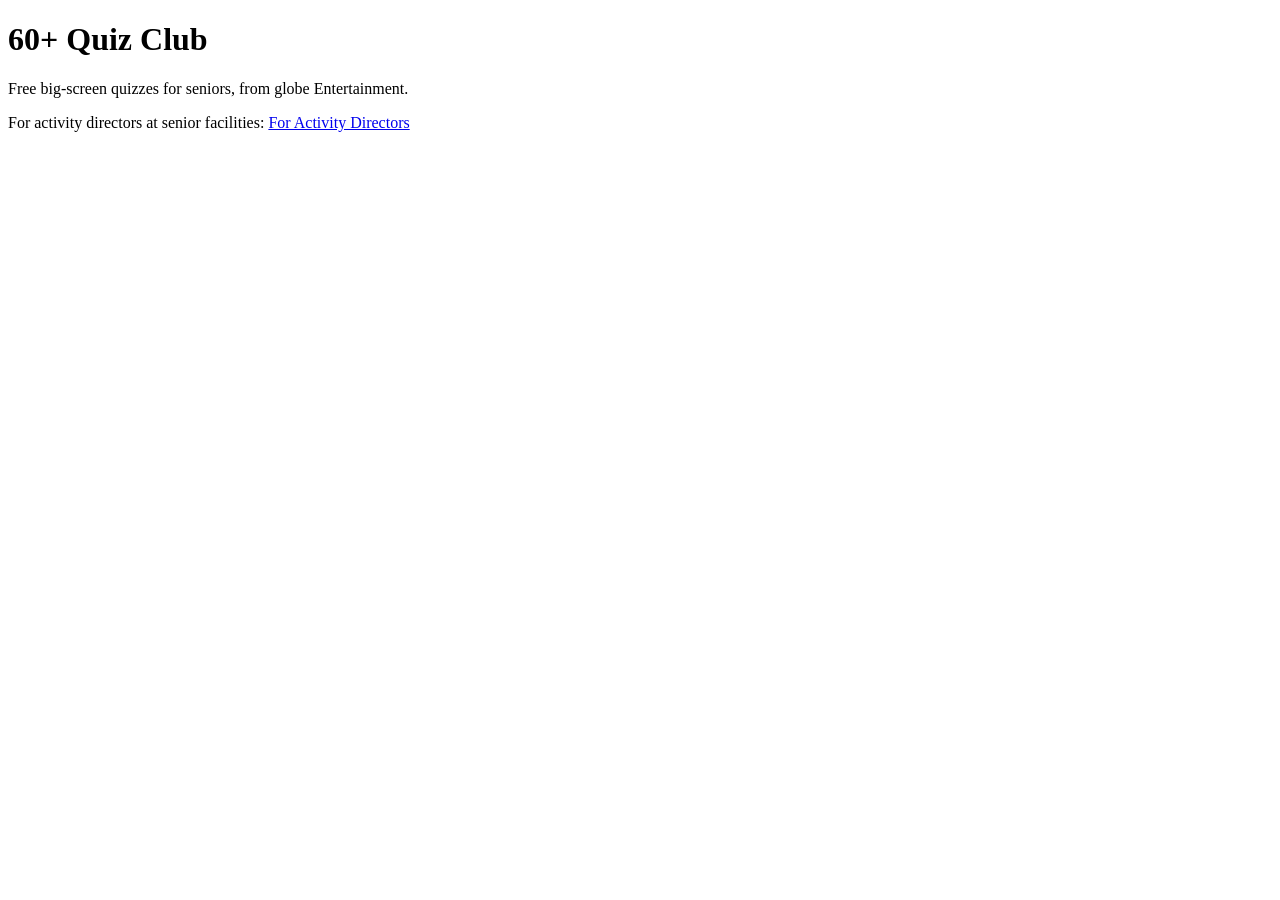
<file: index.html>
<!DOCTYPE html>
<html lang="en">
<head>
<meta charset="UTF-8">
<meta name="viewport" content="width=device-width, initial-scale=1.0">
<title>60+ Quiz Club | globe Entertainment</title>
<meta name="description" content="60+ Quiz Club — free big-screen quizzes for seniors. Information for activity directors at senior facilities.">
<link rel="icon" href="/favicon.ico" sizes="any">
<link rel="icon" type="image/png" href="/favicon-32.png">
<link rel="apple-touch-icon" href="/apple-touch-icon.png">
</head>
<body>
<h1>60+ Quiz Club</h1>
<p>Free big-screen quizzes for seniors, from globe Entertainment.</p>
<p>For activity directors at senior facilities: <a href="/activity-directors/">For Activity Directors</a></p>
</body>
</html>
</file>
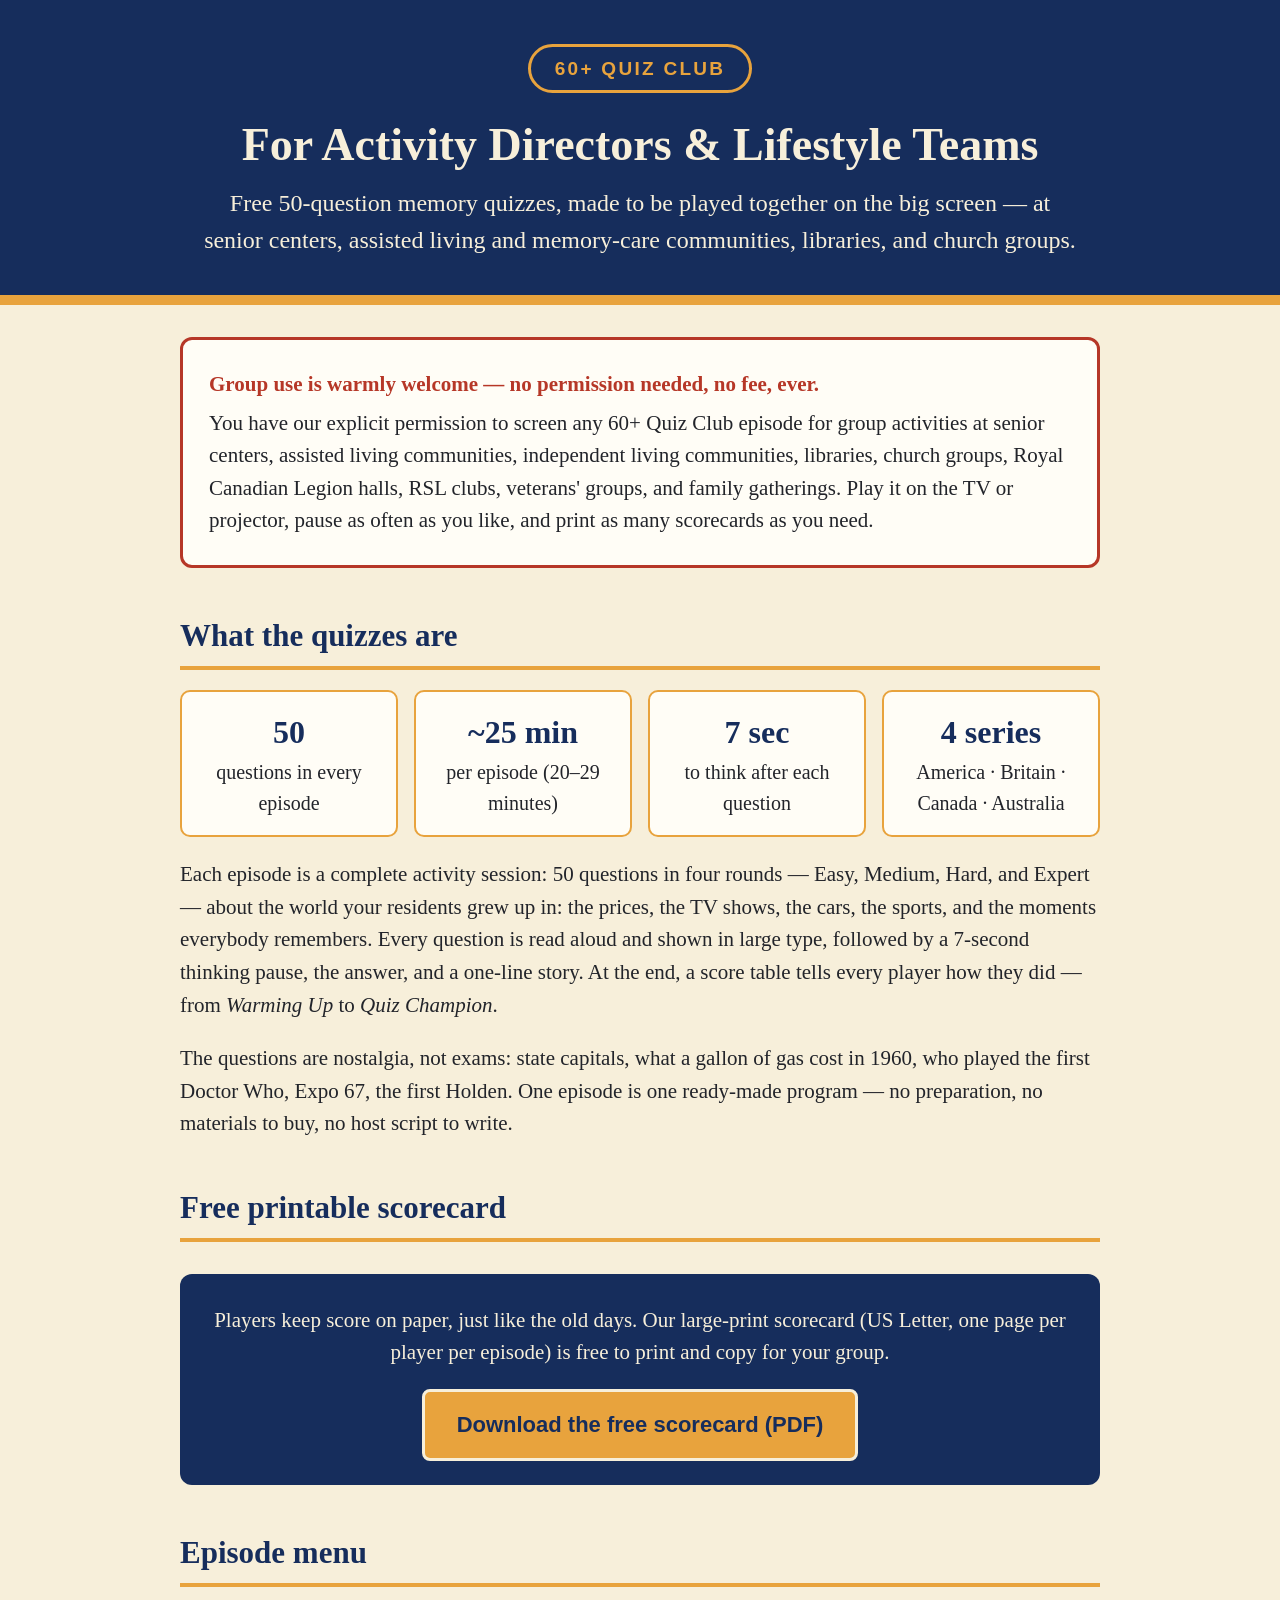
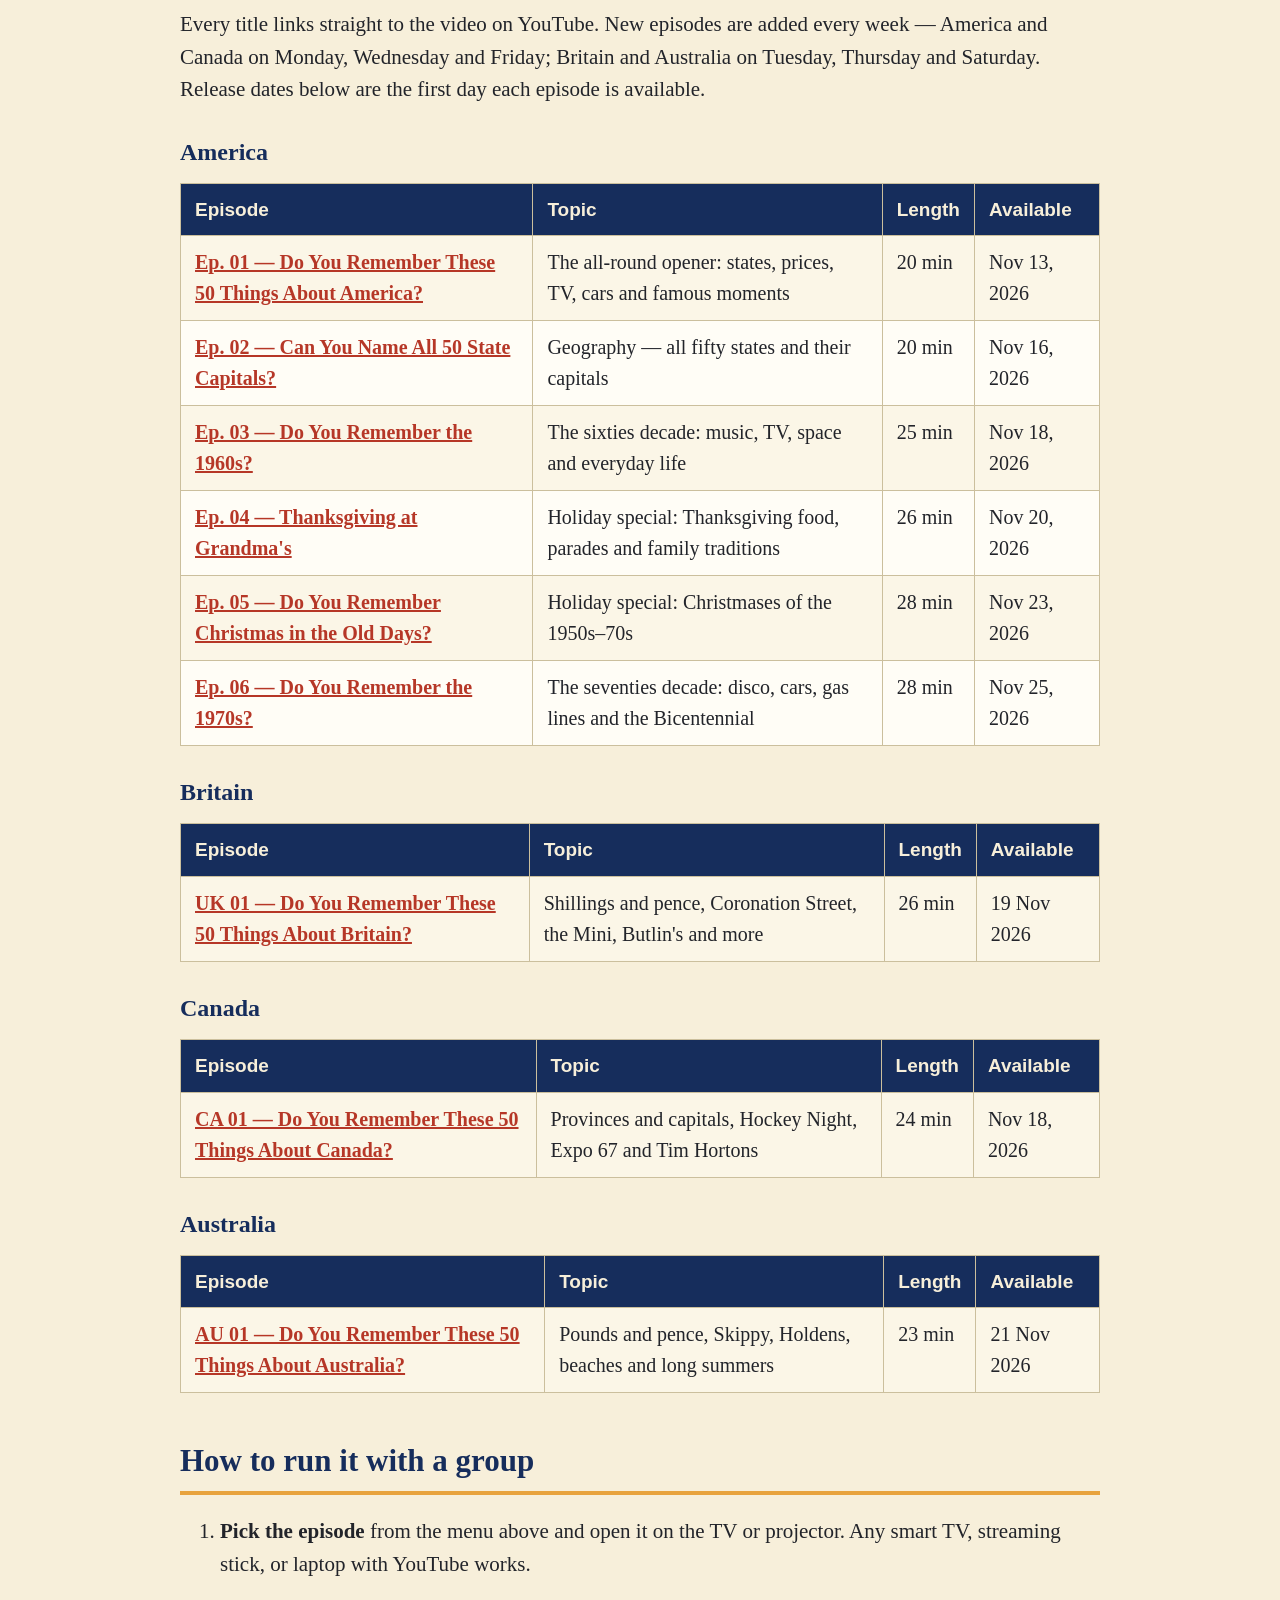
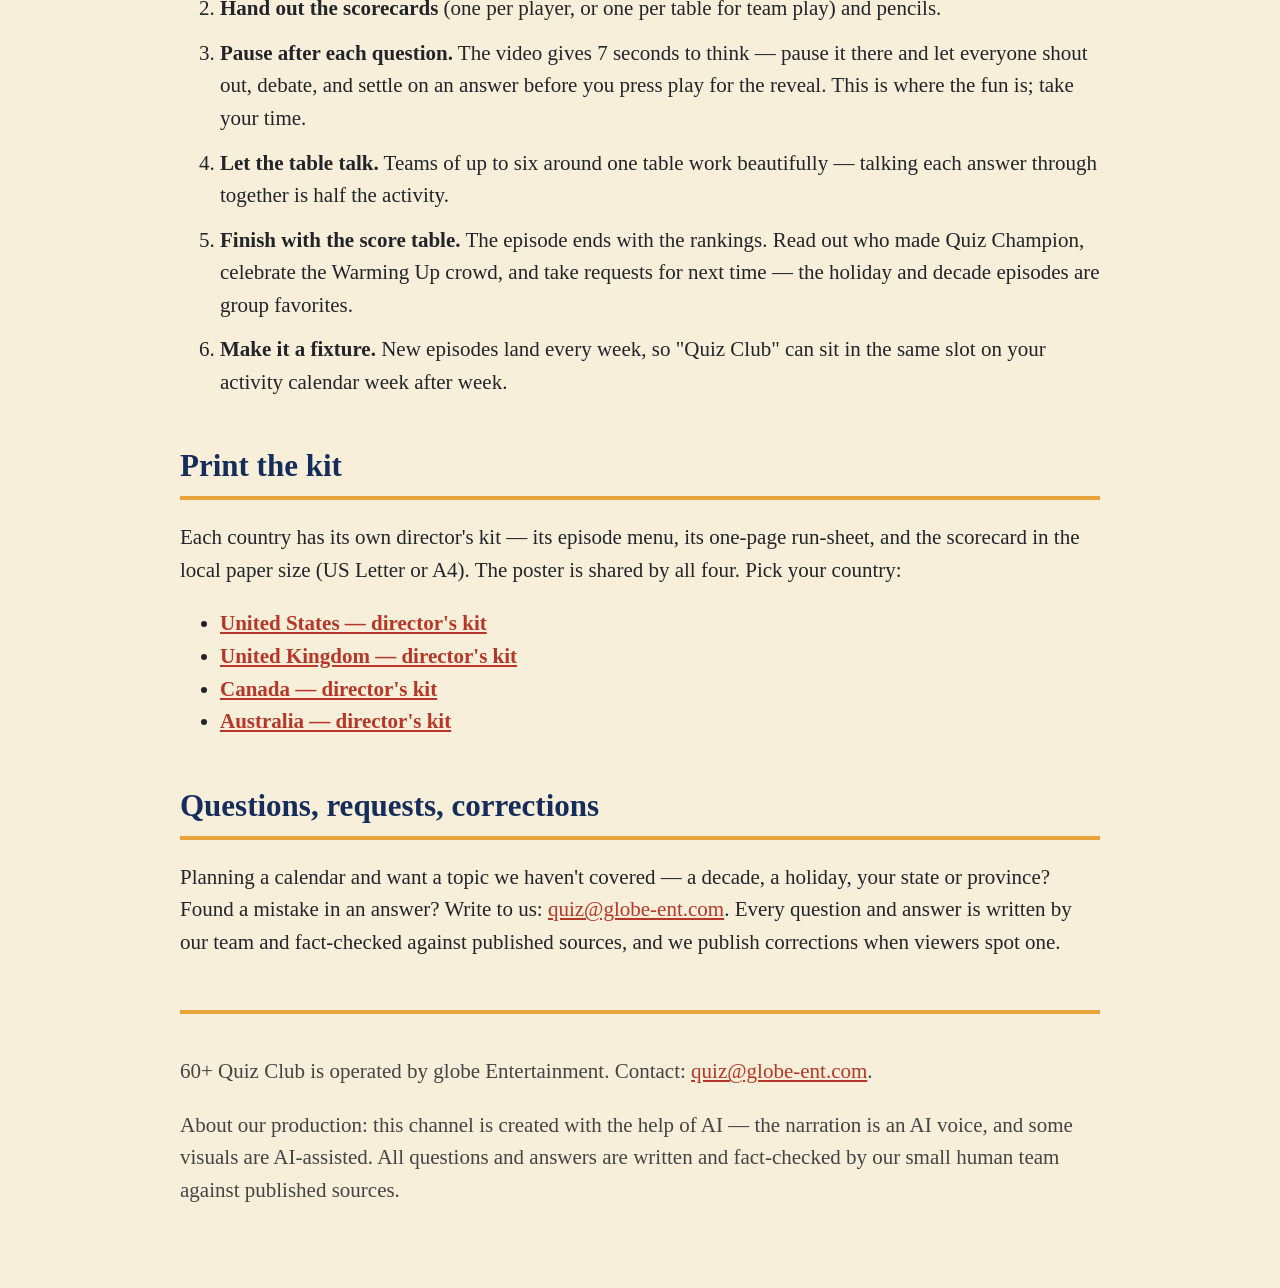
<file: activity-directors/index.html>
<!DOCTYPE html>
<html lang="en">
<head>
<meta charset="utf-8">
<meta name="viewport" content="width=device-width, initial-scale=1">
<title>For Activity Directors — 60+ Quiz Club | Free Group Quiz Videos for Senior Centers &amp; Assisted Living</title>
<meta name="description" content="Free 50-question trivia quizzes made for group play at senior centers, assisted living communities, libraries and church groups. Big-screen friendly, large print scorecard, group use warmly welcome — no permission needed.">
<style>
  :root{
    --navy:#162D5C; --cream:#F7EFDA; --red:#B63727; --gold:#E8A33D;
    --ink:#22242a; --paper:#FFFDF6;
  }
  *{box-sizing:border-box}
  html{font-size:20px}
  body{
    margin:0; background:var(--cream); color:var(--ink);
    font-family:Georgia,"Times New Roman",serif;
    line-height:1.55;
  }
  .wrap{max-width:960px; margin:0 auto; padding:0 1rem 3rem}
  header{
    background:var(--navy); color:var(--cream);
    padding:2.2rem 1rem 1.8rem; text-align:center;
    border-bottom:10px solid var(--gold);
  }
  header .brand{
    display:inline-block; border:3px solid var(--gold); border-radius:999px;
    padding:.35rem 1.2rem; font-weight:bold; letter-spacing:.12em;
    font-size:.95rem; color:var(--gold); margin-bottom:1rem;
    font-family:Verdana,Arial,sans-serif;
  }
  h1{font-size:2.3rem; margin:.2rem 0 .6rem; line-height:1.2}
  header p.lede{font-size:1.2rem; margin:0 auto; max-width:44rem}
  h2{
    color:var(--navy); font-size:1.55rem; margin:2.2rem 0 .7rem;
    border-bottom:4px solid var(--gold); padding-bottom:.3rem;
  }
  h3{color:var(--navy); font-size:1.2rem; margin:1.4rem 0 .4rem}
  p, li{font-size:1.05rem}
  .permission{
    background:var(--paper); border:3px solid var(--red); border-radius:12px;
    padding:1.1rem 1.3rem; margin:1.6rem 0;
  }
  .permission strong{color:var(--red)}
  .permission p{margin:.3rem 0}
  .scorecard{
    background:var(--navy); color:var(--cream); border-radius:12px;
    padding:1.2rem 1.4rem; margin:1.6rem 0; text-align:center;
  }
  .scorecard p{margin:.3rem 0 1rem}
  a.btn{
    display:inline-block; background:var(--gold); color:var(--navy);
    font-family:Verdana,Arial,sans-serif; font-weight:bold; text-decoration:none;
    padding:.8rem 1.6rem; border-radius:8px; font-size:1.1rem;
    border:3px solid var(--cream);
  }
  a.btn:hover, a.btn:focus{background:var(--cream)}
  table{width:100%; border-collapse:collapse; background:var(--paper); margin:.6rem 0 1.2rem}
  th, td{
    border:1px solid #cbbf9d; padding:.55rem .7rem; text-align:left;
    font-size:1rem; vertical-align:top;
  }
  th{background:var(--navy); color:var(--cream); font-family:Verdana,Arial,sans-serif; font-size:.95rem}
  tr:nth-child(even) td{background:#FBF6E7}
  td a{color:var(--red); font-weight:bold}
  .facts{display:flex; flex-wrap:wrap; gap:.8rem; margin:1rem 0}
  .fact{
    flex:1 1 200px; background:var(--paper); border:2px solid var(--gold);
    border-radius:10px; padding:.8rem 1rem; text-align:center;
  }
  .fact .big{display:block; font-size:1.6rem; font-weight:bold; color:var(--navy)}
  ol.steps li{margin-bottom:.6rem}
  footer{
    margin-top:2.6rem; border-top:4px solid var(--gold); padding-top:1rem;
    font-size:.95rem; color:#444;
  }
  a{color:var(--red)}
  @media (max-width:640px){
    html{font-size:19px}
    h1{font-size:1.8rem}
    th, td{font-size:.92rem; padding:.45rem .5rem}
  }
</style>
  <link rel="stylesheet" href="print-block.css">
</head>
<body>

<header>
  <div class="brand">60+ QUIZ CLUB</div>
  <h1>For Activity Directors &amp; Lifestyle Teams</h1>
  <p class="lede">Free 50-question memory quizzes, made to be played together on the big screen — at senior centers, assisted living and memory-care communities, libraries, and church groups.</p>
</header>

<div class="wrap">

  <div class="permission">
    <p><strong>Group use is warmly welcome — no permission needed, no fee, ever.</strong></p>
    <p>You have our explicit permission to screen any 60+ Quiz Club episode for group activities at senior centers, assisted living communities, independent living communities, libraries, church groups, Royal Canadian Legion halls, RSL clubs, veterans' groups, and family gatherings. Play it on the TV or projector, pause as often as you like, and print as many scorecards as you need.</p>
  </div>

  <h2>What the quizzes are</h2>
  <div class="facts">
    <div class="fact"><span class="big">50</span>questions in every episode</div>
    <div class="fact"><span class="big">~25 min</span>per episode (20–29 minutes)</div>
    <div class="fact"><span class="big">7 sec</span>to think after each question</div>
    <div class="fact"><span class="big">4 series</span>America · Britain · Canada · Australia</div>
  </div>
  <p>Each episode is a complete activity session: 50 questions in four rounds — Easy, Medium, Hard, and Expert — about the world your residents grew up in: the prices, the TV shows, the cars, the sports, and the moments everybody remembers. Every question is read aloud and shown in large type, followed by a 7-second thinking pause, the answer, and a one-line story. At the end, a score table tells every player how they did — from <em>Warming Up</em> to <em>Quiz Champion</em>.</p>
  <p>The questions are nostalgia, not exams: state capitals, what a gallon of gas cost in 1960, who played the first Doctor Who, Expo 67, the first Holden. One episode is one ready-made program — no preparation, no materials to buy, no host script to write.</p>

  <h2>Free printable scorecard</h2>
  <div class="scorecard">
    <p>Players keep score on paper, just like the old days. Our large-print scorecard (US Letter, one page per player per episode) is free to print and copy for your group.</p>
    <a class="btn" href="scorecard-letter.pdf">Download the free scorecard (PDF)</a>
  </div>

  <h2>Episode menu</h2>
  <p>Every title links straight to the video on YouTube. New episodes are added every week — America and Canada on Monday, Wednesday and Friday; Britain and Australia on Tuesday, Thursday and Saturday. Release dates below are the first day each episode is available.</p>

  <h3>America</h3>
  <table>
    <tr><th>Episode</th><th>Topic</th><th>Length</th><th>Available</th></tr>
    <tr><td><a href="https://youtu.be/NcenGx-spb0">Ep. 01 — Do You Remember These 50 Things About America?</a></td><td>The all-round opener: states, prices, TV, cars and famous moments</td><td>20 min</td><td>Nov 13, 2026</td></tr>
    <tr><td><a href="https://youtu.be/RML8Xtlcmsw">Ep. 02 — Can You Name All 50 State Capitals?</a></td><td>Geography — all fifty states and their capitals</td><td>20 min</td><td>Nov 16, 2026</td></tr>
    <tr><td><a href="https://youtu.be/uABX2vVJ5Gw">Ep. 03 — Do You Remember the 1960s?</a></td><td>The sixties decade: music, TV, space and everyday life</td><td>25 min</td><td>Nov 18, 2026</td></tr>
    <tr><td><a href="https://youtu.be/Kpok-jnuPP8">Ep. 04 — Thanksgiving at Grandma's</a></td><td>Holiday special: Thanksgiving food, parades and family traditions</td><td>26 min</td><td>Nov 20, 2026</td></tr>
    <tr><td><a href="https://youtu.be/DwJFpJArVhA">Ep. 05 — Do You Remember Christmas in the Old Days?</a></td><td>Holiday special: Christmases of the 1950s–70s</td><td>28 min</td><td>Nov 23, 2026</td></tr>
    <tr><td><a href="https://youtu.be/N05q6tEVUnE">Ep. 06 — Do You Remember the 1970s?</a></td><td>The seventies decade: disco, cars, gas lines and the Bicentennial</td><td>28 min</td><td>Nov 25, 2026</td></tr>
  </table>

  <h3>Britain</h3>
  <table>
    <tr><th>Episode</th><th>Topic</th><th>Length</th><th>Available</th></tr>
    <tr><td><a href="https://youtu.be/gGpR4SRUEOg">UK 01 — Do You Remember These 50 Things About Britain?</a></td><td>Shillings and pence, Coronation Street, the Mini, Butlin's and more</td><td>26 min</td><td>19 Nov 2026</td></tr>
  </table>

  <h3>Canada</h3>
  <table>
    <tr><th>Episode</th><th>Topic</th><th>Length</th><th>Available</th></tr>
    <tr><td><a href="https://youtu.be/D2XaBJpOnUE">CA 01 — Do You Remember These 50 Things About Canada?</a></td><td>Provinces and capitals, Hockey Night, Expo 67 and Tim Hortons</td><td>24 min</td><td>Nov 18, 2026</td></tr>
  </table>

  <h3>Australia</h3>
  <table>
    <tr><th>Episode</th><th>Topic</th><th>Length</th><th>Available</th></tr>
    <tr><td><a href="https://youtu.be/j8BONUCJf_M">AU 01 — Do You Remember These 50 Things About Australia?</a></td><td>Pounds and pence, Skippy, Holdens, beaches and long summers</td><td>23 min</td><td>21 Nov 2026</td></tr>
  </table>

  <h2>How to run it with a group</h2>
  <ol class="steps">
    <li><strong>Pick the episode</strong> from the menu above and open it on the TV or projector. Any smart TV, streaming stick, or laptop with YouTube works.</li>
    <li><strong>Hand out the scorecards</strong> (one per player, or one per table for team play) and pencils.</li>
    <li><strong>Pause after each question.</strong> The video gives 7 seconds to think — pause it there and let everyone shout out, debate, and settle on an answer before you press play for the reveal. This is where the fun is; take your time.</li>
    <li><strong>Let the table talk.</strong> Teams of up to six around one table work beautifully — talking each answer through together is half the activity.</li>
    <li><strong>Finish with the score table.</strong> The episode ends with the rankings. Read out who made Quiz Champion, celebrate the Warming Up crowd, and take requests for next time — the holiday and decade episodes are group favorites.</li>
    <li><strong>Make it a fixture.</strong> New episodes land every week, so "Quiz Club" can sit in the same slot on your activity calendar week after week.</li>
  </ol>

  <h2>Print the kit</h2>
  <p>Each country has its own director's kit — its episode menu, its one-page run-sheet, and the scorecard in the local paper size (US Letter or A4). The poster is shared by all four. Pick your country:</p>
  <ul>
    <li><strong><a href="us/">United States — director's kit</a></strong></li>
    <li><strong><a href="uk/">United Kingdom — director's kit</a></strong></li>
    <li><strong><a href="ca/">Canada — director's kit</a></strong></li>
    <li><strong><a href="au/">Australia — director's kit</a></strong></li>
  </ul>

  <h2>Questions, requests, corrections</h2>
  <p>Planning a calendar and want a topic we haven't covered — a decade, a holiday, your state or province? Found a mistake in an answer? Write to us: <a href="mailto:quiz@globe-ent.com">quiz@globe-ent.com</a>. Every question and answer is written by our team and fact-checked against published sources, and we publish corrections when viewers spot one.</p>

  <footer>
    <p>60+ Quiz Club is operated by globe Entertainment. Contact: <a href="mailto:quiz@globe-ent.com">quiz@globe-ent.com</a>.</p>
    <p>About our production: this channel is created with the help of AI — the narration is an AI voice, and some visuals are AI-assisted. All questions and answers are written and fact-checked by our small human team against published sources.</p>
  </footer>

</div>
</body>
</html>
</file>
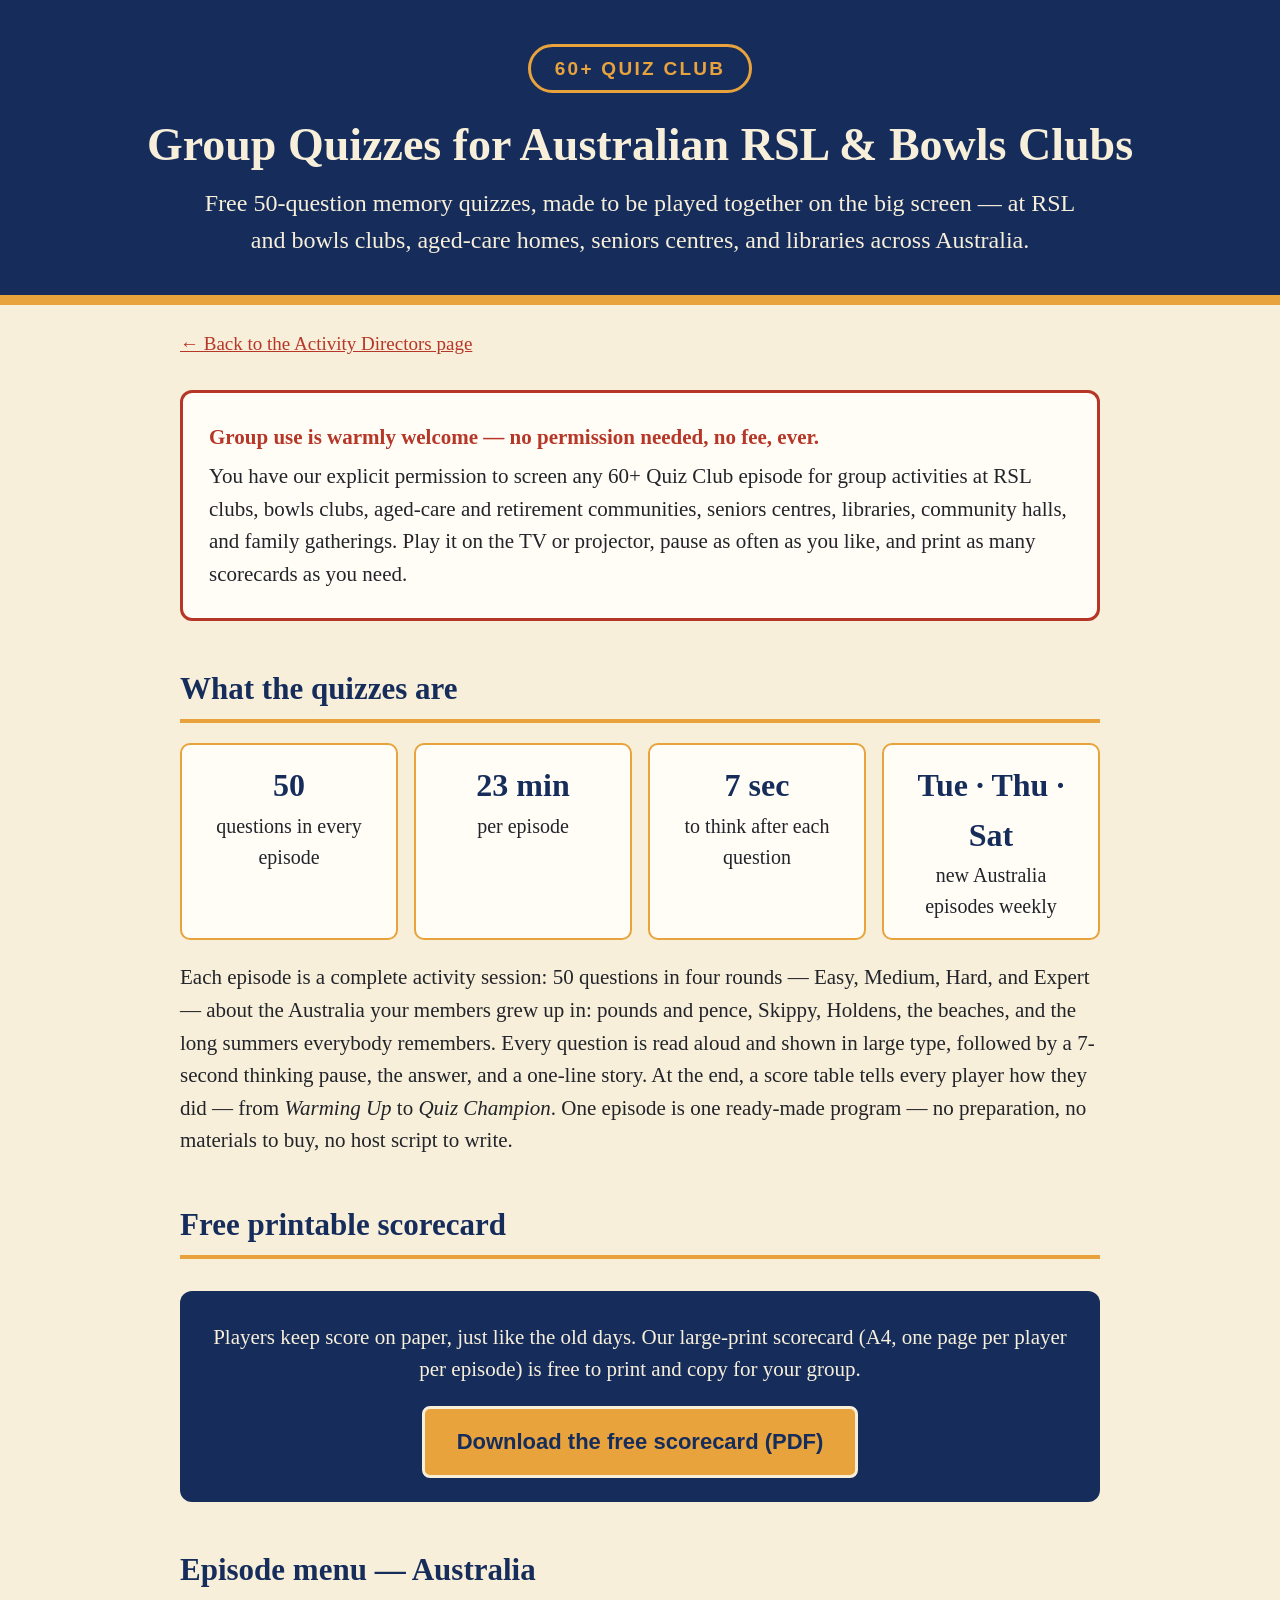
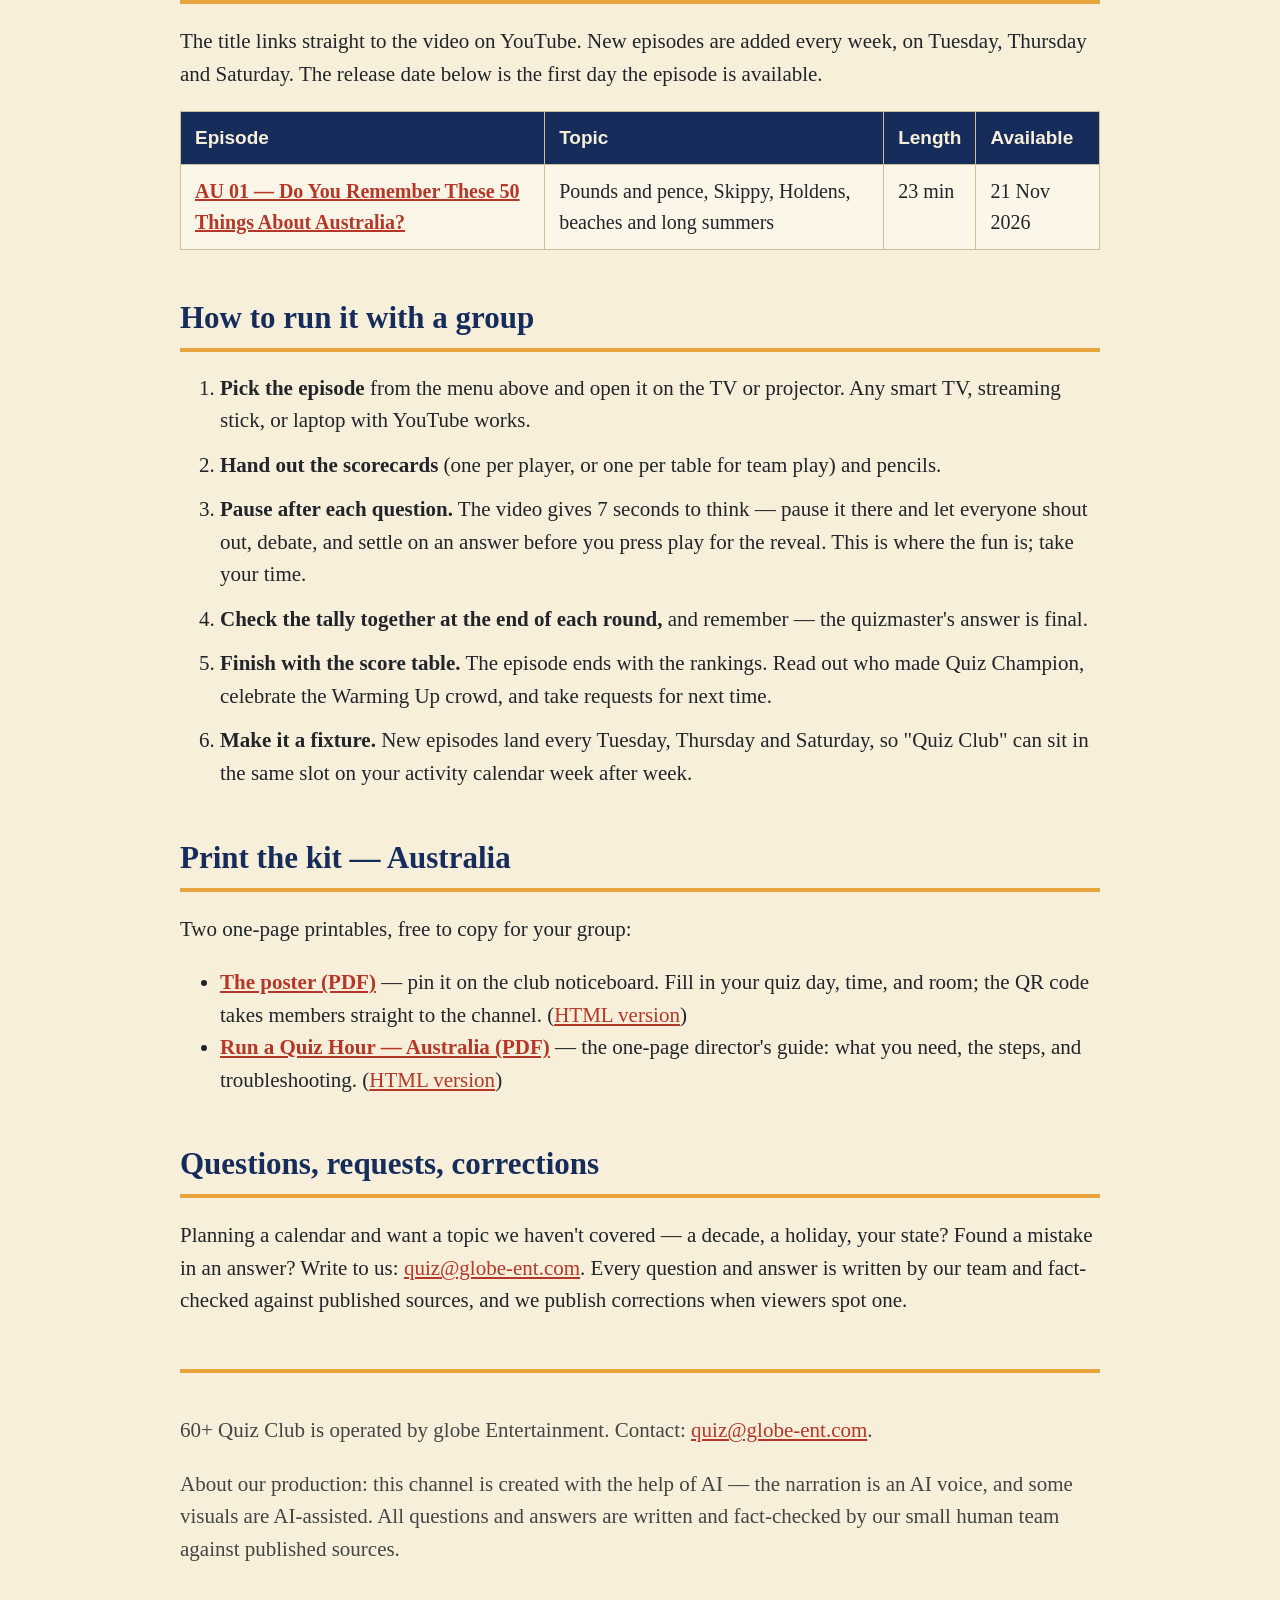
<file: activity-directors/au/index.html>
<!DOCTYPE html>
<html lang="en-AU">
<head>
<meta charset="utf-8">
<meta name="viewport" content="width=device-width, initial-scale=1">
<title>For Activity Directors — Australia | 60+ Quiz Club</title>
<meta name="description" content="Free 50-question trivia quizzes made for group play at Australian RSL and bowls clubs, aged-care homes, seniors centres and libraries. Big-screen friendly, large-print A4 scorecard, group use warmly welcome — no permission needed.">
<style>
  :root{
    --navy:#162D5C; --cream:#F7EFDA; --red:#B63727; --gold:#E8A33D;
    --ink:#22242a; --paper:#FFFDF6;
  }
  *{box-sizing:border-box}
  html{font-size:20px}
  body{
    margin:0; background:var(--cream); color:var(--ink);
    font-family:Georgia,"Times New Roman",serif;
    line-height:1.55;
  }
  .wrap{max-width:960px; margin:0 auto; padding:0 1rem 3rem}
  header{
    background:var(--navy); color:var(--cream);
    padding:2.2rem 1rem 1.8rem; text-align:center;
    border-bottom:10px solid var(--gold);
  }
  header .brand{
    display:inline-block; border:3px solid var(--gold); border-radius:999px;
    padding:.35rem 1.2rem; font-weight:bold; letter-spacing:.12em;
    font-size:.95rem; color:var(--gold); margin-bottom:1rem;
    font-family:Verdana,Arial,sans-serif;
  }
  h1{font-size:2.3rem; margin:.2rem 0 .6rem; line-height:1.2}
  header p.lede{font-size:1.2rem; margin:0 auto; max-width:44rem}
  h2{
    color:var(--navy); font-size:1.55rem; margin:2.2rem 0 .7rem;
    border-bottom:4px solid var(--gold); padding-bottom:.3rem;
  }
  p, li{font-size:1.05rem}
  .permission{
    background:var(--paper); border:3px solid var(--red); border-radius:12px;
    padding:1.1rem 1.3rem; margin:1.6rem 0;
  }
  .permission strong{color:var(--red)}
  .permission p{margin:.3rem 0}
  .scorecard{
    background:var(--navy); color:var(--cream); border-radius:12px;
    padding:1.2rem 1.4rem; margin:1.6rem 0; text-align:center;
  }
  .scorecard p{margin:.3rem 0 1rem}
  a.btn{
    display:inline-block; background:var(--gold); color:var(--navy);
    font-family:Verdana,Arial,sans-serif; font-weight:bold; text-decoration:none;
    padding:.8rem 1.6rem; border-radius:8px; font-size:1.1rem;
    border:3px solid var(--cream);
  }
  a.btn:hover, a.btn:focus{background:var(--cream)}
  table{width:100%; border-collapse:collapse; background:var(--paper); margin:.6rem 0 1.2rem}
  th, td{
    border:1px solid #cbbf9d; padding:.55rem .7rem; text-align:left;
    font-size:1rem; vertical-align:top;
  }
  th{background:var(--navy); color:var(--cream); font-family:Verdana,Arial,sans-serif; font-size:.95rem}
  tr:nth-child(even) td{background:#FBF6E7}
  td a{color:var(--red); font-weight:bold}
  .facts{display:flex; flex-wrap:wrap; gap:.8rem; margin:1rem 0}
  .fact{
    flex:1 1 200px; background:var(--paper); border:2px solid var(--gold);
    border-radius:10px; padding:.8rem 1rem; text-align:center;
  }
  .fact .big{display:block; font-size:1.6rem; font-weight:bold; color:var(--navy)}
  ol.steps li{margin-bottom:.6rem}
  footer{
    margin-top:2.6rem; border-top:4px solid var(--gold); padding-top:1rem;
    font-size:.95rem; color:#444;
  }
  a{color:var(--red)}
  .backlink{margin:1.2rem 0 0; font-size:.95rem}
  @media (max-width:640px){
    html{font-size:19px}
    h1{font-size:1.8rem}
    th, td{font-size:.92rem; padding:.45rem .5rem}
  }
</style>
  <link rel="stylesheet" href="../print-block.css">
</head>
<body>

<header>
  <div class="brand">60+ QUIZ CLUB</div>
  <h1>Group Quizzes for Australian RSL &amp; Bowls Clubs</h1>
  <p class="lede">Free 50-question memory quizzes, made to be played together on the big screen — at RSL and bowls clubs, aged-care homes, seniors centres, and libraries across Australia.</p>
</header>

<div class="wrap">

  <p class="backlink"><a href="../">&larr; Back to the Activity Directors page</a></p>

  <div class="permission">
    <p><strong>Group use is warmly welcome — no permission needed, no fee, ever.</strong></p>
    <p>You have our explicit permission to screen any 60+ Quiz Club episode for group activities at RSL clubs, bowls clubs, aged-care and retirement communities, seniors centres, libraries, community halls, and family gatherings. Play it on the TV or projector, pause as often as you like, and print as many scorecards as you need.</p>
  </div>

  <h2>What the quizzes are</h2>
  <div class="facts">
    <div class="fact"><span class="big">50</span>questions in every episode</div>
    <div class="fact"><span class="big">23 min</span>per episode</div>
    <div class="fact"><span class="big">7 sec</span>to think after each question</div>
    <div class="fact"><span class="big">Tue · Thu · Sat</span>new Australia episodes weekly</div>
  </div>
  <p>Each episode is a complete activity session: 50 questions in four rounds — Easy, Medium, Hard, and Expert — about the Australia your members grew up in: pounds and pence, Skippy, Holdens, the beaches, and the long summers everybody remembers. Every question is read aloud and shown in large type, followed by a 7-second thinking pause, the answer, and a one-line story. At the end, a score table tells every player how they did — from <em>Warming Up</em> to <em>Quiz Champion</em>. One episode is one ready-made program — no preparation, no materials to buy, no host script to write.</p>

  <h2>Free printable scorecard</h2>
  <div class="scorecard">
    <p>Players keep score on paper, just like the old days. Our large-print scorecard (A4, one page per player per episode) is free to print and copy for your group.</p>
    <a class="btn" href="../scorecard-a4.pdf">Download the free scorecard (PDF)</a>
  </div>

  <h2>Episode menu — Australia</h2>
  <p>The title links straight to the video on YouTube. New episodes are added every week, on Tuesday, Thursday and Saturday. The release date below is the first day the episode is available.</p>
  <table>
    <tr><th>Episode</th><th>Topic</th><th>Length</th><th>Available</th></tr>
    <tr><td><a href="https://youtu.be/j8BONUCJf_M">AU 01 — Do You Remember These 50 Things About Australia?</a></td><td>Pounds and pence, Skippy, Holdens, beaches and long summers</td><td>23 min</td><td>21 Nov 2026</td></tr>
  </table>

  <h2>How to run it with a group</h2>
  <ol class="steps">
    <li><strong>Pick the episode</strong> from the menu above and open it on the TV or projector. Any smart TV, streaming stick, or laptop with YouTube works.</li>
    <li><strong>Hand out the scorecards</strong> (one per player, or one per table for team play) and pencils.</li>
    <li><strong>Pause after each question.</strong> The video gives 7 seconds to think — pause it there and let everyone shout out, debate, and settle on an answer before you press play for the reveal. This is where the fun is; take your time.</li>
    <li><strong>Check the tally together at the end of each round,</strong> and remember — the quizmaster's answer is final.</li>
    <li><strong>Finish with the score table.</strong> The episode ends with the rankings. Read out who made Quiz Champion, celebrate the Warming Up crowd, and take requests for next time.</li>
    <li><strong>Make it a fixture.</strong> New episodes land every Tuesday, Thursday and Saturday, so "Quiz Club" can sit in the same slot on your activity calendar week after week.</li>
  </ol>

  <h2>Print the kit — Australia</h2>
  <p>Two one-page printables, free to copy for your group:</p>
  <ul>
    <li><strong><a href="../print/poster.pdf">The poster (PDF)</a></strong> — pin it on the
    club noticeboard. Fill in your quiz day, time, and room; the QR code takes
    members straight to the channel. (<a href="../print/poster.html">HTML version</a>)</li>
    <li><strong><a href="../print/run-sheet-au.pdf">Run a Quiz Hour — Australia (PDF)</a></strong> — the
    one-page director's guide: what you need, the steps, and troubleshooting.
    (<a href="../print/run-sheet-au.html">HTML version</a>)</li>
  </ul>

  <h2>Questions, requests, corrections</h2>
  <p>Planning a calendar and want a topic we haven't covered — a decade, a holiday, your state? Found a mistake in an answer? Write to us: <a href="mailto:quiz@globe-ent.com">quiz@globe-ent.com</a>. Every question and answer is written by our team and fact-checked against published sources, and we publish corrections when viewers spot one.</p>

  <footer>
    <p>60+ Quiz Club is operated by globe Entertainment. Contact: <a href="mailto:quiz@globe-ent.com">quiz@globe-ent.com</a>.</p>
    <p>About our production: this channel is created with the help of AI — the narration is an AI voice, and some visuals are AI-assisted. All questions and answers are written and fact-checked by our small human team against published sources.</p>
  </footer>

</div>
</body>
</html>
</file>
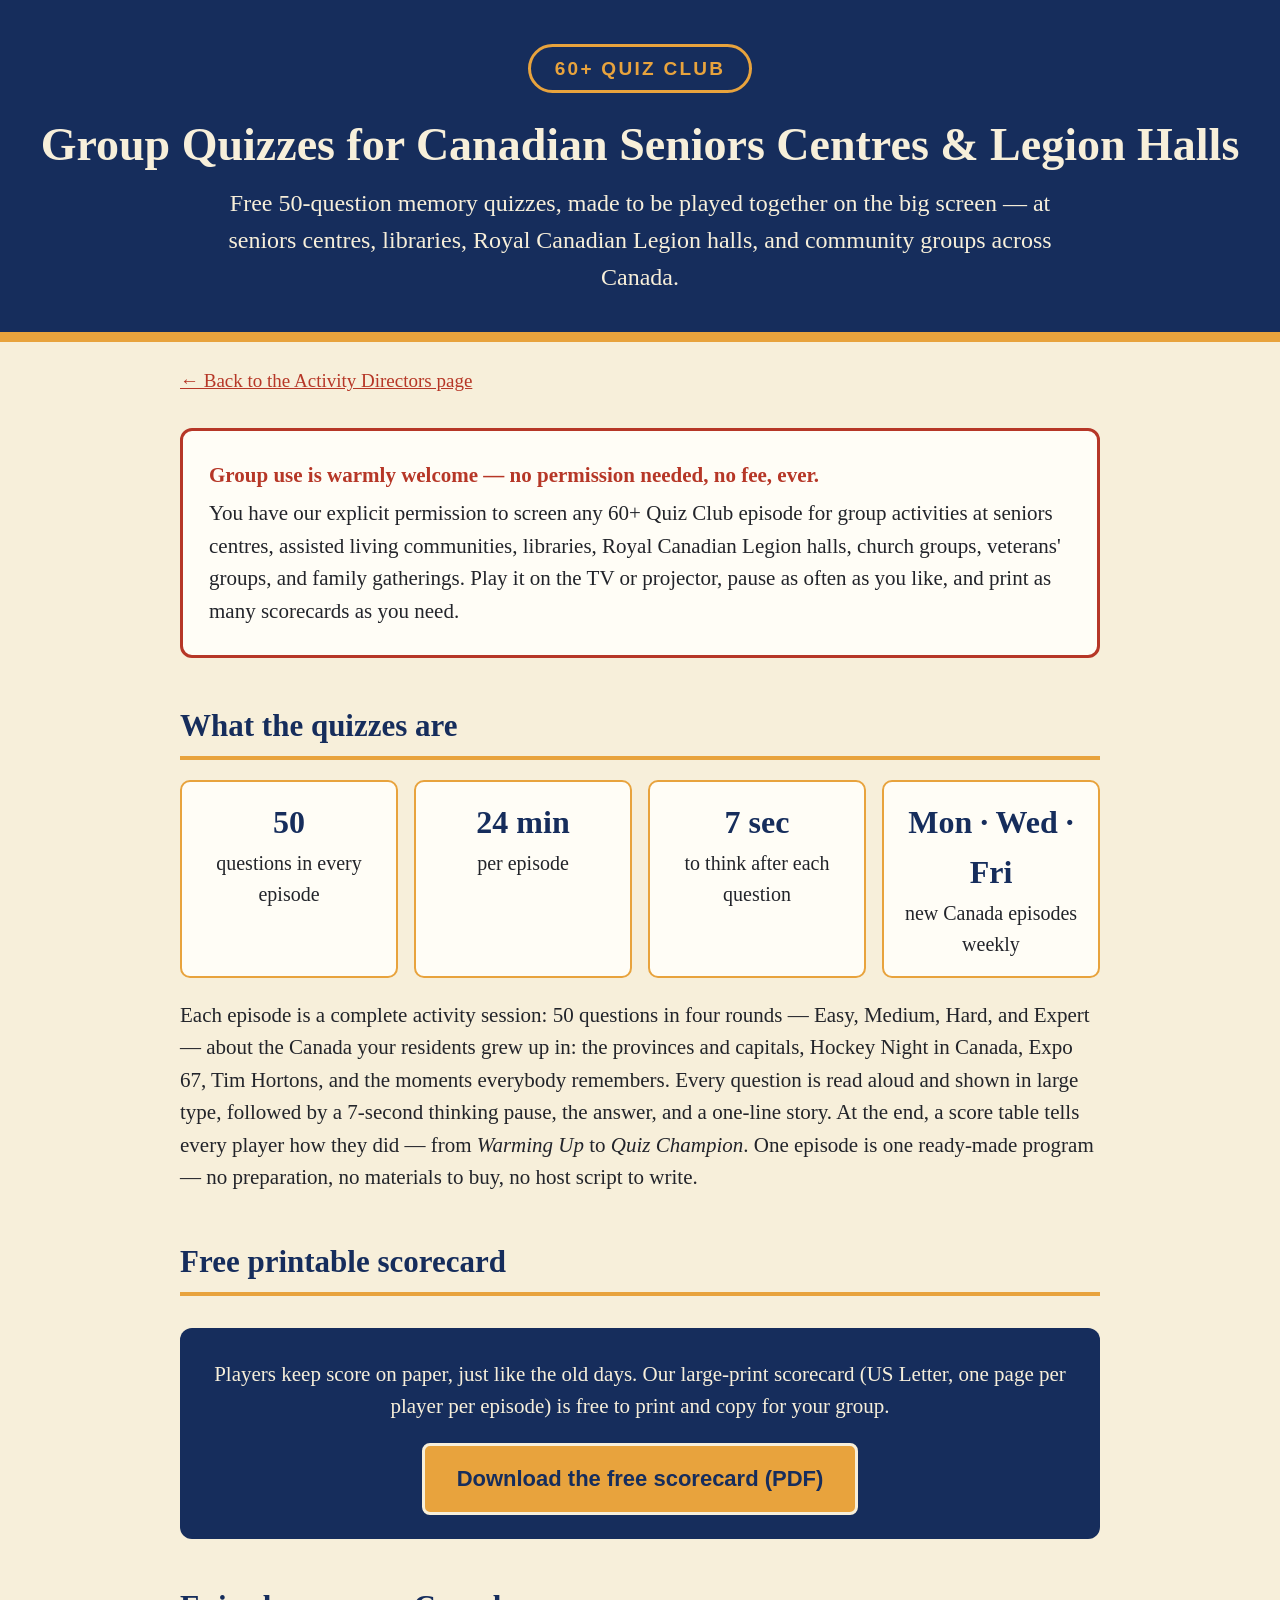
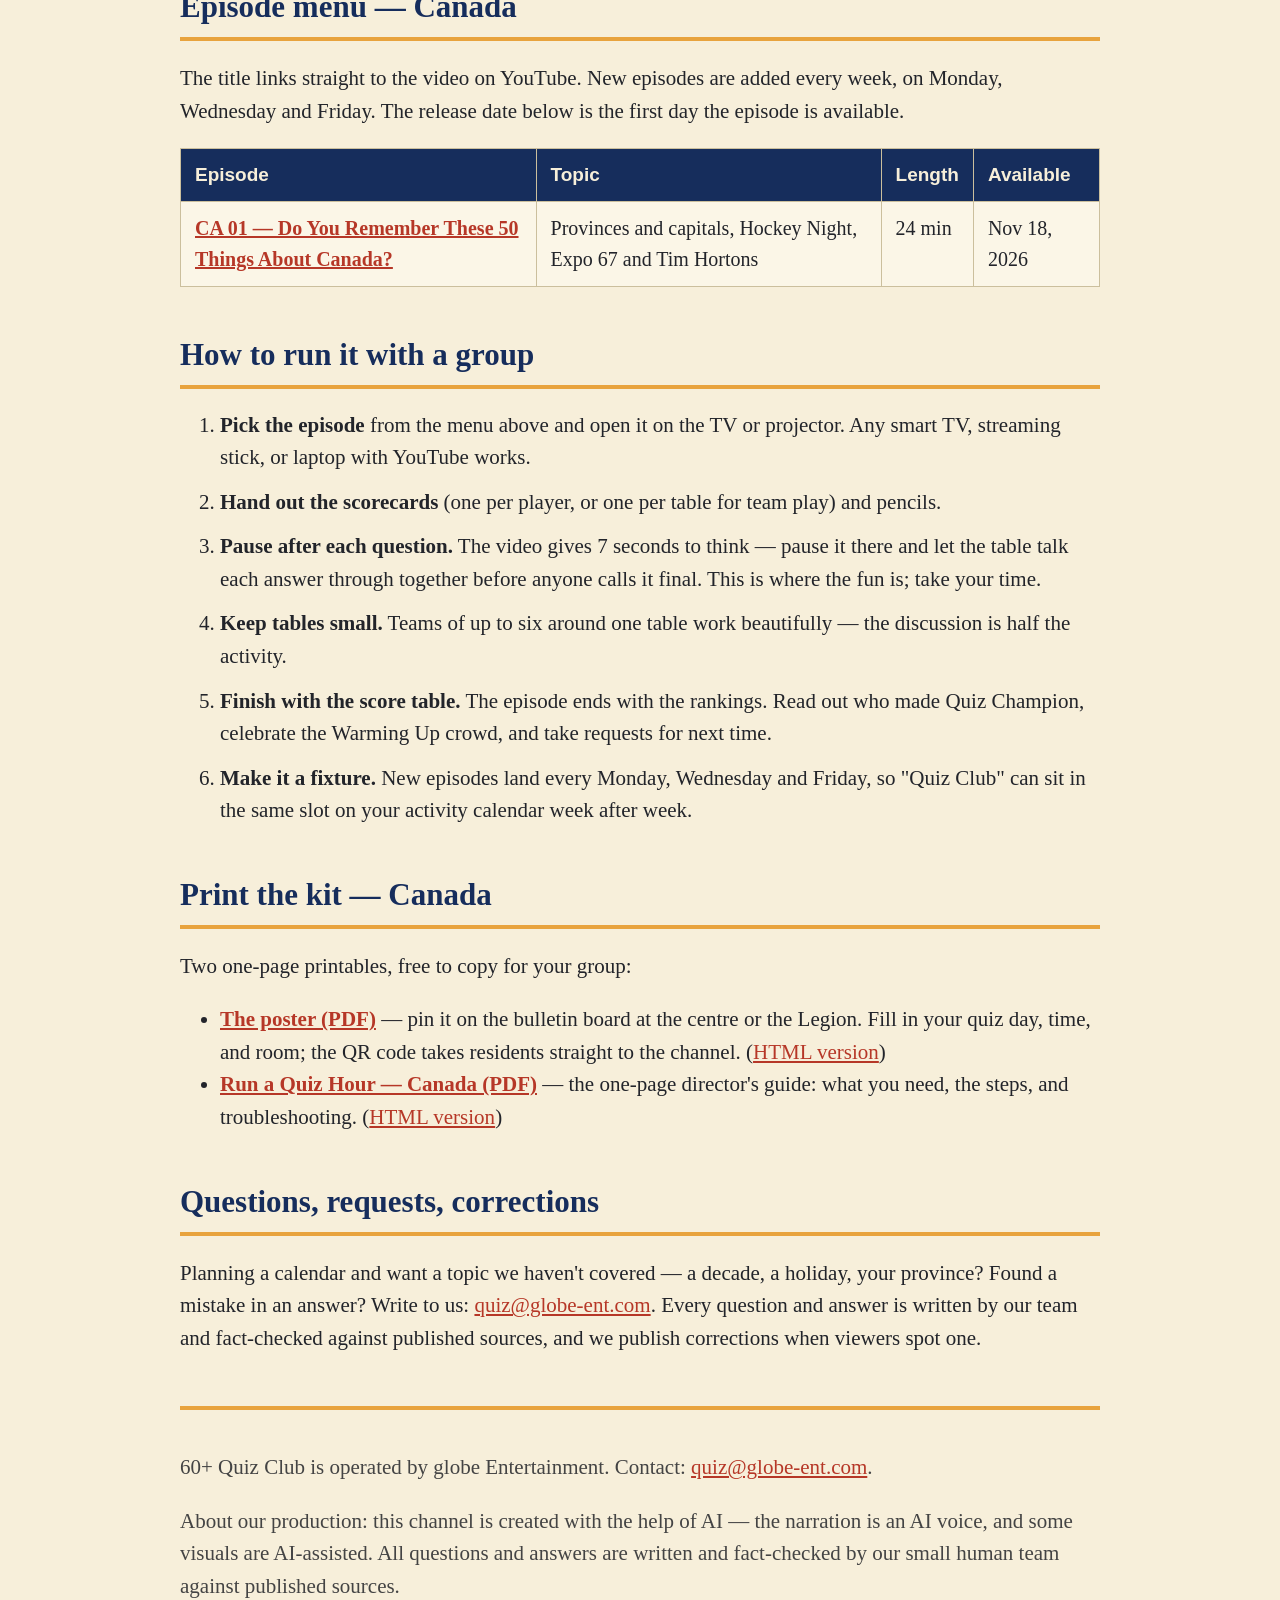
<file: activity-directors/ca/index.html>
<!DOCTYPE html>
<html lang="en-CA">
<head>
<meta charset="utf-8">
<meta name="viewport" content="width=device-width, initial-scale=1">
<title>For Activity Directors — Canada | 60+ Quiz Club</title>
<meta name="description" content="Free 50-question trivia quizzes made for group play at Canadian seniors centres, libraries and Royal Canadian Legion halls. Big-screen friendly, large-print scorecard, group use warmly welcome — no permission needed.">
<style>
  :root{
    --navy:#162D5C; --cream:#F7EFDA; --red:#B63727; --gold:#E8A33D;
    --ink:#22242a; --paper:#FFFDF6;
  }
  *{box-sizing:border-box}
  html{font-size:20px}
  body{
    margin:0; background:var(--cream); color:var(--ink);
    font-family:Georgia,"Times New Roman",serif;
    line-height:1.55;
  }
  .wrap{max-width:960px; margin:0 auto; padding:0 1rem 3rem}
  header{
    background:var(--navy); color:var(--cream);
    padding:2.2rem 1rem 1.8rem; text-align:center;
    border-bottom:10px solid var(--gold);
  }
  header .brand{
    display:inline-block; border:3px solid var(--gold); border-radius:999px;
    padding:.35rem 1.2rem; font-weight:bold; letter-spacing:.12em;
    font-size:.95rem; color:var(--gold); margin-bottom:1rem;
    font-family:Verdana,Arial,sans-serif;
  }
  h1{font-size:2.3rem; margin:.2rem 0 .6rem; line-height:1.2}
  header p.lede{font-size:1.2rem; margin:0 auto; max-width:44rem}
  h2{
    color:var(--navy); font-size:1.55rem; margin:2.2rem 0 .7rem;
    border-bottom:4px solid var(--gold); padding-bottom:.3rem;
  }
  p, li{font-size:1.05rem}
  .permission{
    background:var(--paper); border:3px solid var(--red); border-radius:12px;
    padding:1.1rem 1.3rem; margin:1.6rem 0;
  }
  .permission strong{color:var(--red)}
  .permission p{margin:.3rem 0}
  .scorecard{
    background:var(--navy); color:var(--cream); border-radius:12px;
    padding:1.2rem 1.4rem; margin:1.6rem 0; text-align:center;
  }
  .scorecard p{margin:.3rem 0 1rem}
  a.btn{
    display:inline-block; background:var(--gold); color:var(--navy);
    font-family:Verdana,Arial,sans-serif; font-weight:bold; text-decoration:none;
    padding:.8rem 1.6rem; border-radius:8px; font-size:1.1rem;
    border:3px solid var(--cream);
  }
  a.btn:hover, a.btn:focus{background:var(--cream)}
  table{width:100%; border-collapse:collapse; background:var(--paper); margin:.6rem 0 1.2rem}
  th, td{
    border:1px solid #cbbf9d; padding:.55rem .7rem; text-align:left;
    font-size:1rem; vertical-align:top;
  }
  th{background:var(--navy); color:var(--cream); font-family:Verdana,Arial,sans-serif; font-size:.95rem}
  tr:nth-child(even) td{background:#FBF6E7}
  td a{color:var(--red); font-weight:bold}
  .facts{display:flex; flex-wrap:wrap; gap:.8rem; margin:1rem 0}
  .fact{
    flex:1 1 200px; background:var(--paper); border:2px solid var(--gold);
    border-radius:10px; padding:.8rem 1rem; text-align:center;
  }
  .fact .big{display:block; font-size:1.6rem; font-weight:bold; color:var(--navy)}
  ol.steps li{margin-bottom:.6rem}
  footer{
    margin-top:2.6rem; border-top:4px solid var(--gold); padding-top:1rem;
    font-size:.95rem; color:#444;
  }
  a{color:var(--red)}
  .backlink{margin:1.2rem 0 0; font-size:.95rem}
  @media (max-width:640px){
    html{font-size:19px}
    h1{font-size:1.8rem}
    th, td{font-size:.92rem; padding:.45rem .5rem}
  }
</style>
  <link rel="stylesheet" href="../print-block.css">
</head>
<body>

<header>
  <div class="brand">60+ QUIZ CLUB</div>
  <h1>Group Quizzes for Canadian Seniors Centres &amp; Legion Halls</h1>
  <p class="lede">Free 50-question memory quizzes, made to be played together on the big screen — at seniors centres, libraries, Royal Canadian Legion halls, and community groups across Canada.</p>
</header>

<div class="wrap">

  <p class="backlink"><a href="../">&larr; Back to the Activity Directors page</a></p>

  <div class="permission">
    <p><strong>Group use is warmly welcome — no permission needed, no fee, ever.</strong></p>
    <p>You have our explicit permission to screen any 60+ Quiz Club episode for group activities at seniors centres, assisted living communities, libraries, Royal Canadian Legion halls, church groups, veterans' groups, and family gatherings. Play it on the TV or projector, pause as often as you like, and print as many scorecards as you need.</p>
  </div>

  <h2>What the quizzes are</h2>
  <div class="facts">
    <div class="fact"><span class="big">50</span>questions in every episode</div>
    <div class="fact"><span class="big">24 min</span>per episode</div>
    <div class="fact"><span class="big">7 sec</span>to think after each question</div>
    <div class="fact"><span class="big">Mon · Wed · Fri</span>new Canada episodes weekly</div>
  </div>
  <p>Each episode is a complete activity session: 50 questions in four rounds — Easy, Medium, Hard, and Expert — about the Canada your residents grew up in: the provinces and capitals, Hockey Night in Canada, Expo 67, Tim Hortons, and the moments everybody remembers. Every question is read aloud and shown in large type, followed by a 7-second thinking pause, the answer, and a one-line story. At the end, a score table tells every player how they did — from <em>Warming Up</em> to <em>Quiz Champion</em>. One episode is one ready-made program — no preparation, no materials to buy, no host script to write.</p>

  <h2>Free printable scorecard</h2>
  <div class="scorecard">
    <p>Players keep score on paper, just like the old days. Our large-print scorecard (US Letter, one page per player per episode) is free to print and copy for your group.</p>
    <a class="btn" href="../scorecard-letter.pdf">Download the free scorecard (PDF)</a>
  </div>

  <h2>Episode menu — Canada</h2>
  <p>The title links straight to the video on YouTube. New episodes are added every week, on Monday, Wednesday and Friday. The release date below is the first day the episode is available.</p>
  <table>
    <tr><th>Episode</th><th>Topic</th><th>Length</th><th>Available</th></tr>
    <tr><td><a href="https://youtu.be/D2XaBJpOnUE">CA 01 — Do You Remember These 50 Things About Canada?</a></td><td>Provinces and capitals, Hockey Night, Expo 67 and Tim Hortons</td><td>24 min</td><td>Nov 18, 2026</td></tr>
  </table>

  <h2>How to run it with a group</h2>
  <ol class="steps">
    <li><strong>Pick the episode</strong> from the menu above and open it on the TV or projector. Any smart TV, streaming stick, or laptop with YouTube works.</li>
    <li><strong>Hand out the scorecards</strong> (one per player, or one per table for team play) and pencils.</li>
    <li><strong>Pause after each question.</strong> The video gives 7 seconds to think — pause it there and let the table talk each answer through together before anyone calls it final. This is where the fun is; take your time.</li>
    <li><strong>Keep tables small.</strong> Teams of up to six around one table work beautifully — the discussion is half the activity.</li>
    <li><strong>Finish with the score table.</strong> The episode ends with the rankings. Read out who made Quiz Champion, celebrate the Warming Up crowd, and take requests for next time.</li>
    <li><strong>Make it a fixture.</strong> New episodes land every Monday, Wednesday and Friday, so "Quiz Club" can sit in the same slot on your activity calendar week after week.</li>
  </ol>

  <h2>Print the kit — Canada</h2>
  <p>Two one-page printables, free to copy for your group:</p>
  <ul>
    <li><strong><a href="../print/poster.pdf">The poster (PDF)</a></strong> — pin it on the
    bulletin board at the centre or the Legion. Fill in your quiz day, time, and room; the QR code takes
    residents straight to the channel. (<a href="../print/poster.html">HTML version</a>)</li>
    <li><strong><a href="../print/run-sheet-ca.pdf">Run a Quiz Hour — Canada (PDF)</a></strong> — the
    one-page director's guide: what you need, the steps, and troubleshooting.
    (<a href="../print/run-sheet-ca.html">HTML version</a>)</li>
  </ul>

  <h2>Questions, requests, corrections</h2>
  <p>Planning a calendar and want a topic we haven't covered — a decade, a holiday, your province? Found a mistake in an answer? Write to us: <a href="mailto:quiz@globe-ent.com">quiz@globe-ent.com</a>. Every question and answer is written by our team and fact-checked against published sources, and we publish corrections when viewers spot one.</p>

  <footer>
    <p>60+ Quiz Club is operated by globe Entertainment. Contact: <a href="mailto:quiz@globe-ent.com">quiz@globe-ent.com</a>.</p>
    <p>About our production: this channel is created with the help of AI — the narration is an AI voice, and some visuals are AI-assisted. All questions and answers are written and fact-checked by our small human team against published sources.</p>
  </footer>

</div>
</body>
</html>
</file>
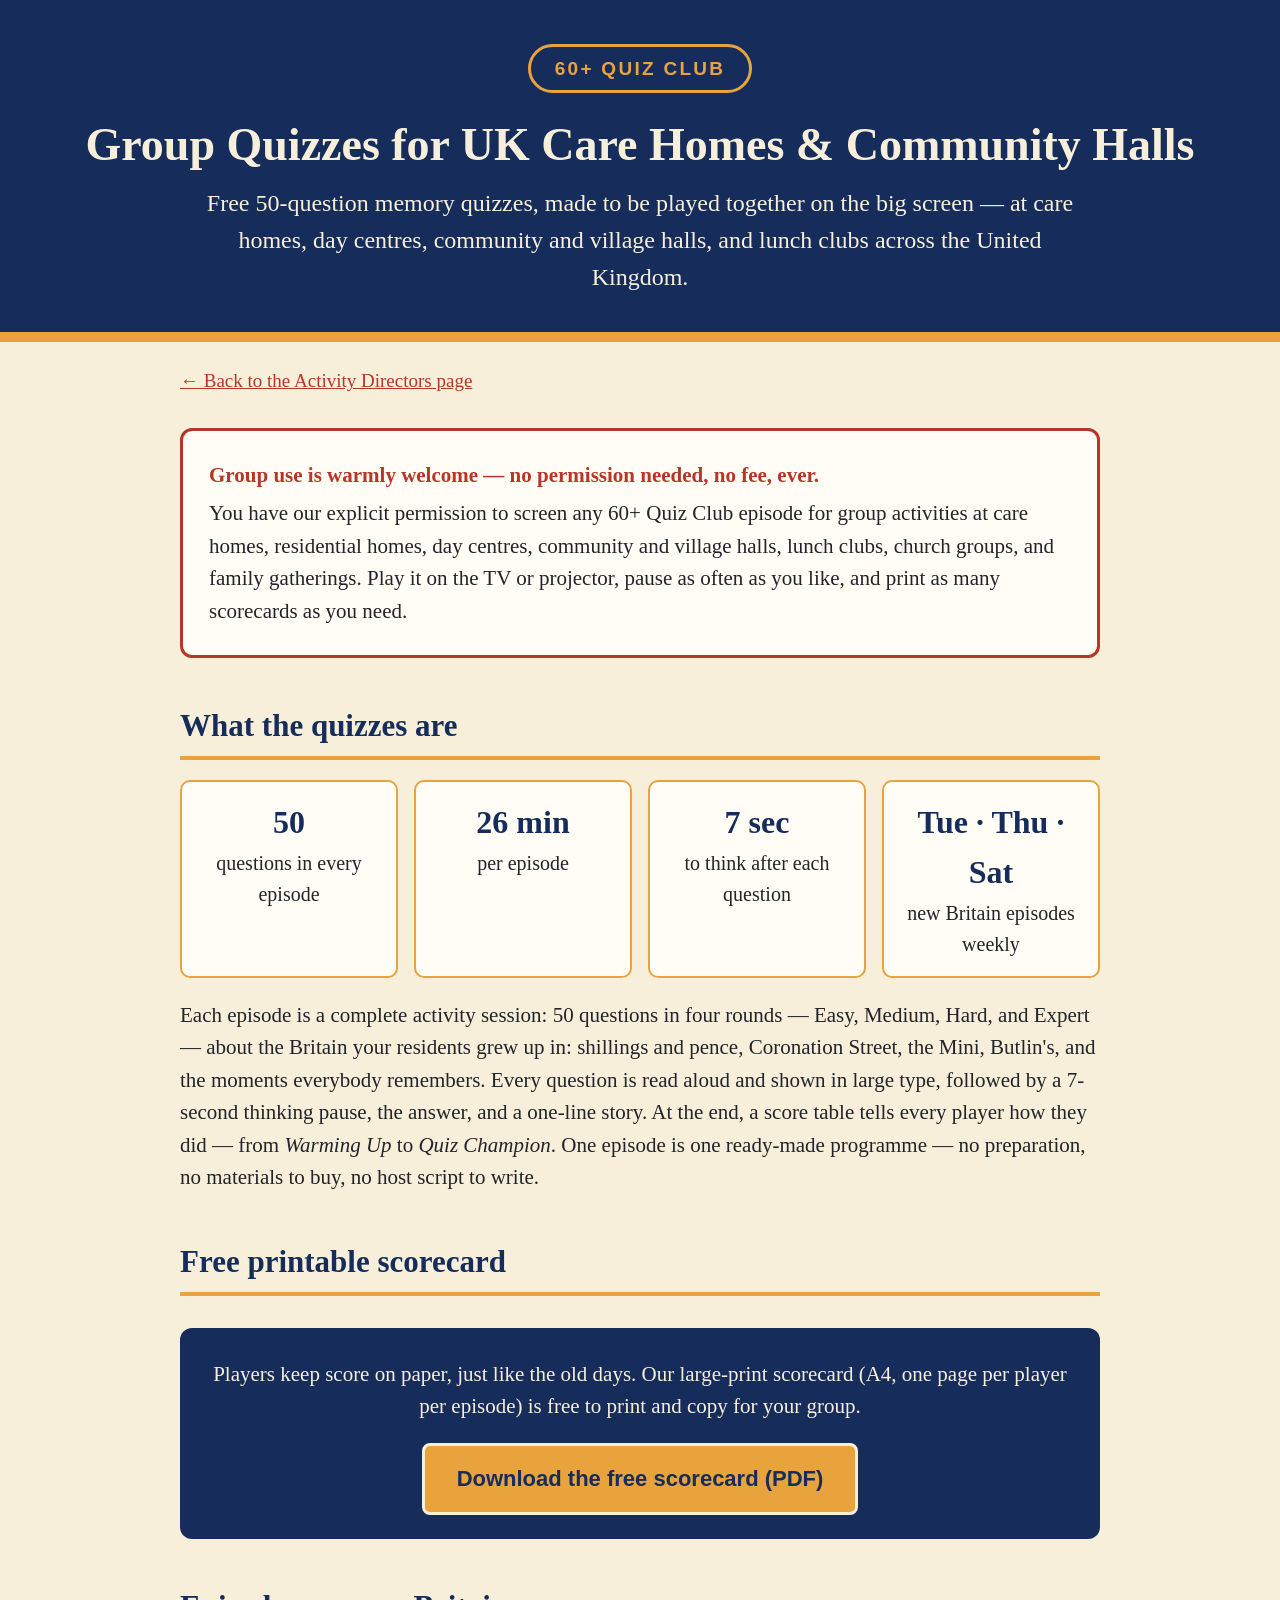
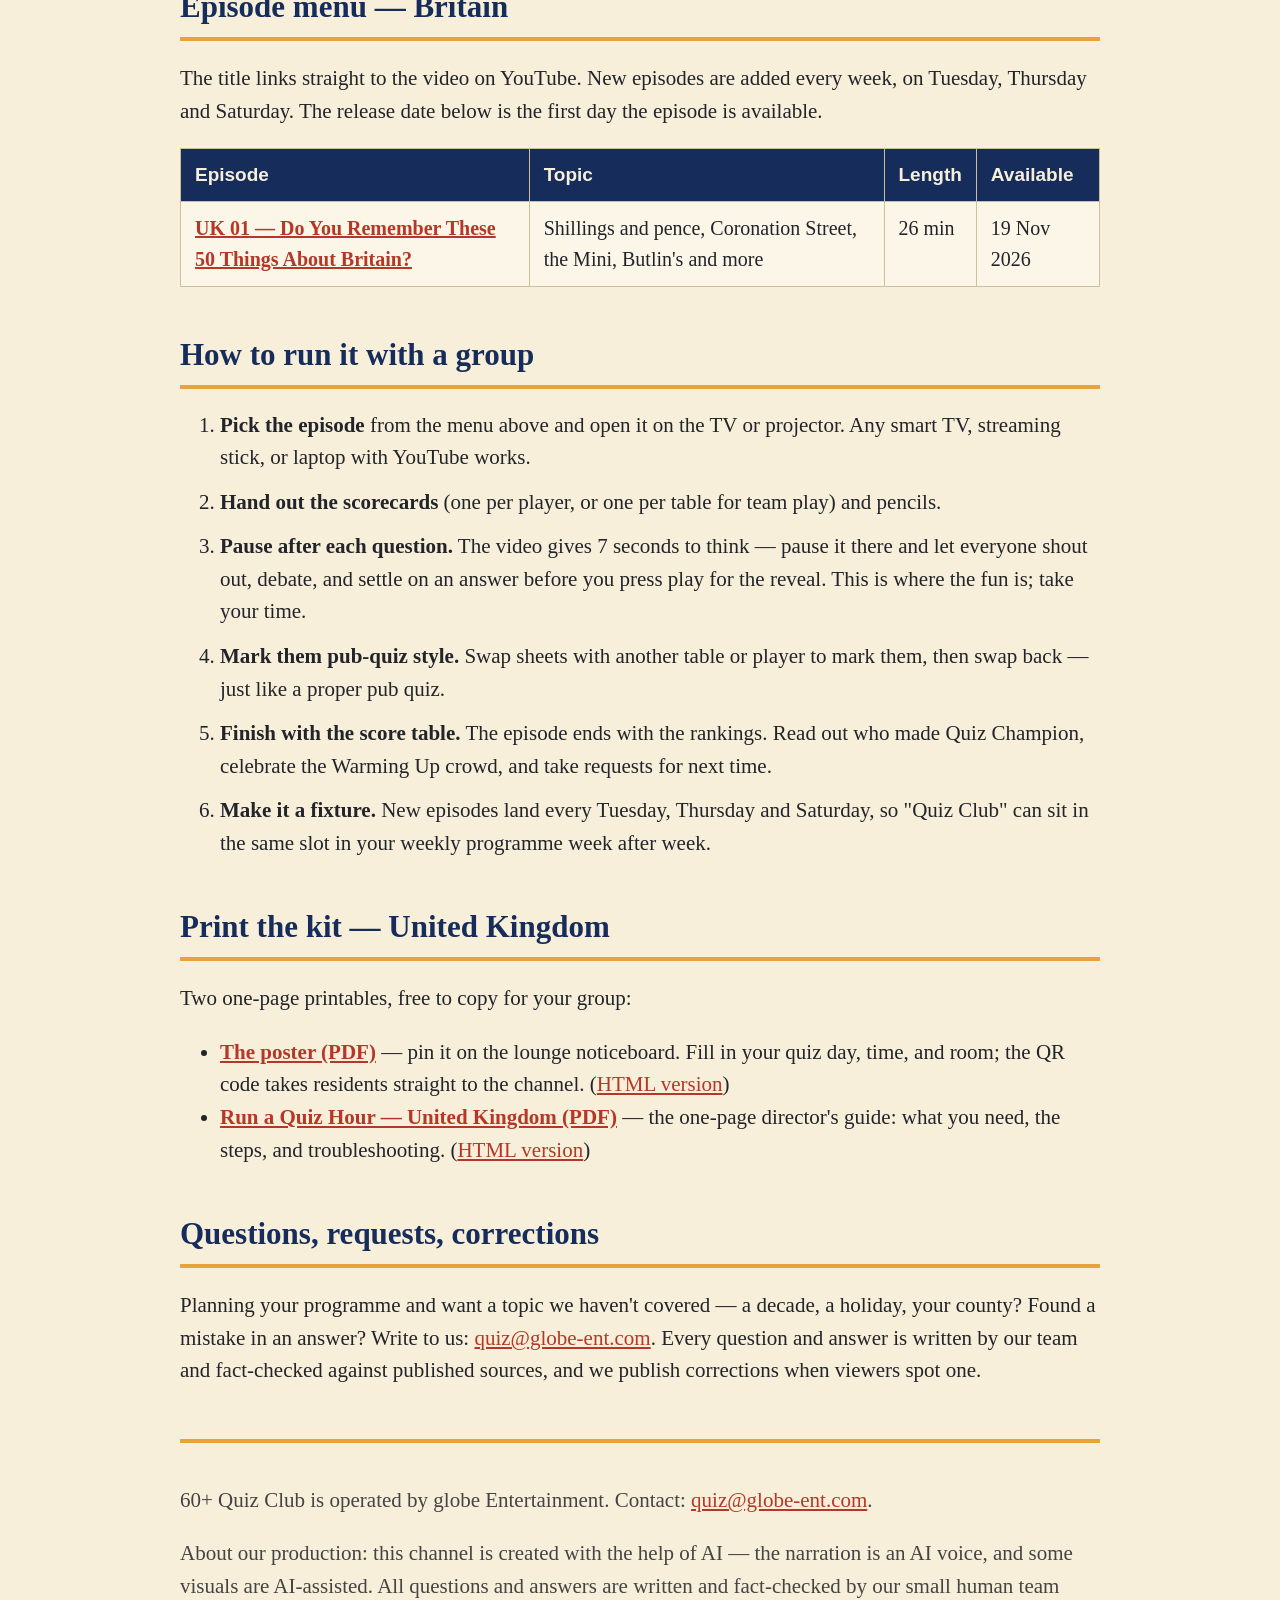
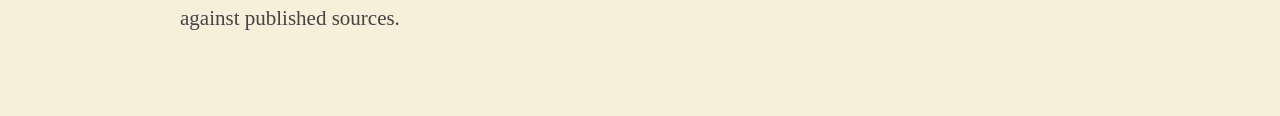
<file: activity-directors/uk/index.html>
<!DOCTYPE html>
<html lang="en-GB">
<head>
<meta charset="utf-8">
<meta name="viewport" content="width=device-width, initial-scale=1">
<title>For Activity Directors — United Kingdom | 60+ Quiz Club</title>
<meta name="description" content="Free 50-question trivia quizzes made for group play at UK care homes, day centres, community halls and lunch clubs. Big-screen friendly, large-print A4 scorecard, group use warmly welcome — no permission needed.">
<style>
  :root{
    --navy:#162D5C; --cream:#F7EFDA; --red:#B63727; --gold:#E8A33D;
    --ink:#22242a; --paper:#FFFDF6;
  }
  *{box-sizing:border-box}
  html{font-size:20px}
  body{
    margin:0; background:var(--cream); color:var(--ink);
    font-family:Georgia,"Times New Roman",serif;
    line-height:1.55;
  }
  .wrap{max-width:960px; margin:0 auto; padding:0 1rem 3rem}
  header{
    background:var(--navy); color:var(--cream);
    padding:2.2rem 1rem 1.8rem; text-align:center;
    border-bottom:10px solid var(--gold);
  }
  header .brand{
    display:inline-block; border:3px solid var(--gold); border-radius:999px;
    padding:.35rem 1.2rem; font-weight:bold; letter-spacing:.12em;
    font-size:.95rem; color:var(--gold); margin-bottom:1rem;
    font-family:Verdana,Arial,sans-serif;
  }
  h1{font-size:2.3rem; margin:.2rem 0 .6rem; line-height:1.2}
  header p.lede{font-size:1.2rem; margin:0 auto; max-width:44rem}
  h2{
    color:var(--navy); font-size:1.55rem; margin:2.2rem 0 .7rem;
    border-bottom:4px solid var(--gold); padding-bottom:.3rem;
  }
  p, li{font-size:1.05rem}
  .permission{
    background:var(--paper); border:3px solid var(--red); border-radius:12px;
    padding:1.1rem 1.3rem; margin:1.6rem 0;
  }
  .permission strong{color:var(--red)}
  .permission p{margin:.3rem 0}
  .scorecard{
    background:var(--navy); color:var(--cream); border-radius:12px;
    padding:1.2rem 1.4rem; margin:1.6rem 0; text-align:center;
  }
  .scorecard p{margin:.3rem 0 1rem}
  a.btn{
    display:inline-block; background:var(--gold); color:var(--navy);
    font-family:Verdana,Arial,sans-serif; font-weight:bold; text-decoration:none;
    padding:.8rem 1.6rem; border-radius:8px; font-size:1.1rem;
    border:3px solid var(--cream);
  }
  a.btn:hover, a.btn:focus{background:var(--cream)}
  table{width:100%; border-collapse:collapse; background:var(--paper); margin:.6rem 0 1.2rem}
  th, td{
    border:1px solid #cbbf9d; padding:.55rem .7rem; text-align:left;
    font-size:1rem; vertical-align:top;
  }
  th{background:var(--navy); color:var(--cream); font-family:Verdana,Arial,sans-serif; font-size:.95rem}
  tr:nth-child(even) td{background:#FBF6E7}
  td a{color:var(--red); font-weight:bold}
  .facts{display:flex; flex-wrap:wrap; gap:.8rem; margin:1rem 0}
  .fact{
    flex:1 1 200px; background:var(--paper); border:2px solid var(--gold);
    border-radius:10px; padding:.8rem 1rem; text-align:center;
  }
  .fact .big{display:block; font-size:1.6rem; font-weight:bold; color:var(--navy)}
  ol.steps li{margin-bottom:.6rem}
  footer{
    margin-top:2.6rem; border-top:4px solid var(--gold); padding-top:1rem;
    font-size:.95rem; color:#444;
  }
  a{color:var(--red)}
  .backlink{margin:1.2rem 0 0; font-size:.95rem}
  @media (max-width:640px){
    html{font-size:19px}
    h1{font-size:1.8rem}
    th, td{font-size:.92rem; padding:.45rem .5rem}
  }
</style>
  <link rel="stylesheet" href="../print-block.css">
</head>
<body>

<header>
  <div class="brand">60+ QUIZ CLUB</div>
  <h1>Group Quizzes for UK Care Homes &amp; Community Halls</h1>
  <p class="lede">Free 50-question memory quizzes, made to be played together on the big screen — at care homes, day centres, community and village halls, and lunch clubs across the United Kingdom.</p>
</header>

<div class="wrap">

  <p class="backlink"><a href="../">&larr; Back to the Activity Directors page</a></p>

  <div class="permission">
    <p><strong>Group use is warmly welcome — no permission needed, no fee, ever.</strong></p>
    <p>You have our explicit permission to screen any 60+ Quiz Club episode for group activities at care homes, residential homes, day centres, community and village halls, lunch clubs, church groups, and family gatherings. Play it on the TV or projector, pause as often as you like, and print as many scorecards as you need.</p>
  </div>

  <h2>What the quizzes are</h2>
  <div class="facts">
    <div class="fact"><span class="big">50</span>questions in every episode</div>
    <div class="fact"><span class="big">26 min</span>per episode</div>
    <div class="fact"><span class="big">7 sec</span>to think after each question</div>
    <div class="fact"><span class="big">Tue · Thu · Sat</span>new Britain episodes weekly</div>
  </div>
  <p>Each episode is a complete activity session: 50 questions in four rounds — Easy, Medium, Hard, and Expert — about the Britain your residents grew up in: shillings and pence, Coronation Street, the Mini, Butlin's, and the moments everybody remembers. Every question is read aloud and shown in large type, followed by a 7-second thinking pause, the answer, and a one-line story. At the end, a score table tells every player how they did — from <em>Warming Up</em> to <em>Quiz Champion</em>. One episode is one ready-made programme — no preparation, no materials to buy, no host script to write.</p>

  <h2>Free printable scorecard</h2>
  <div class="scorecard">
    <p>Players keep score on paper, just like the old days. Our large-print scorecard (A4, one page per player per episode) is free to print and copy for your group.</p>
    <a class="btn" href="../scorecard-a4.pdf">Download the free scorecard (PDF)</a>
  </div>

  <h2>Episode menu — Britain</h2>
  <p>The title links straight to the video on YouTube. New episodes are added every week, on Tuesday, Thursday and Saturday. The release date below is the first day the episode is available.</p>
  <table>
    <tr><th>Episode</th><th>Topic</th><th>Length</th><th>Available</th></tr>
    <tr><td><a href="https://youtu.be/gGpR4SRUEOg">UK 01 — Do You Remember These 50 Things About Britain?</a></td><td>Shillings and pence, Coronation Street, the Mini, Butlin's and more</td><td>26 min</td><td>19 Nov 2026</td></tr>
  </table>

  <h2>How to run it with a group</h2>
  <ol class="steps">
    <li><strong>Pick the episode</strong> from the menu above and open it on the TV or projector. Any smart TV, streaming stick, or laptop with YouTube works.</li>
    <li><strong>Hand out the scorecards</strong> (one per player, or one per table for team play) and pencils.</li>
    <li><strong>Pause after each question.</strong> The video gives 7 seconds to think — pause it there and let everyone shout out, debate, and settle on an answer before you press play for the reveal. This is where the fun is; take your time.</li>
    <li><strong>Mark them pub-quiz style.</strong> Swap sheets with another table or player to mark them, then swap back — just like a proper pub quiz.</li>
    <li><strong>Finish with the score table.</strong> The episode ends with the rankings. Read out who made Quiz Champion, celebrate the Warming Up crowd, and take requests for next time.</li>
    <li><strong>Make it a fixture.</strong> New episodes land every Tuesday, Thursday and Saturday, so "Quiz Club" can sit in the same slot in your weekly programme week after week.</li>
  </ol>

  <h2>Print the kit — United Kingdom</h2>
  <p>Two one-page printables, free to copy for your group:</p>
  <ul>
    <li><strong><a href="../print/poster.pdf">The poster (PDF)</a></strong> — pin it on the
    lounge noticeboard. Fill in your quiz day, time, and room; the QR code takes
    residents straight to the channel. (<a href="../print/poster.html">HTML version</a>)</li>
    <li><strong><a href="../print/run-sheet-uk.pdf">Run a Quiz Hour — United Kingdom (PDF)</a></strong> — the
    one-page director's guide: what you need, the steps, and troubleshooting.
    (<a href="../print/run-sheet-uk.html">HTML version</a>)</li>
  </ul>

  <h2>Questions, requests, corrections</h2>
  <p>Planning your programme and want a topic we haven't covered — a decade, a holiday, your county? Found a mistake in an answer? Write to us: <a href="mailto:quiz@globe-ent.com">quiz@globe-ent.com</a>. Every question and answer is written by our team and fact-checked against published sources, and we publish corrections when viewers spot one.</p>

  <footer>
    <p>60+ Quiz Club is operated by globe Entertainment. Contact: <a href="mailto:quiz@globe-ent.com">quiz@globe-ent.com</a>.</p>
    <p>About our production: this channel is created with the help of AI — the narration is an AI voice, and some visuals are AI-assisted. All questions and answers are written and fact-checked by our small human team against published sources.</p>
  </footer>

</div>
</body>
</html>
</file>
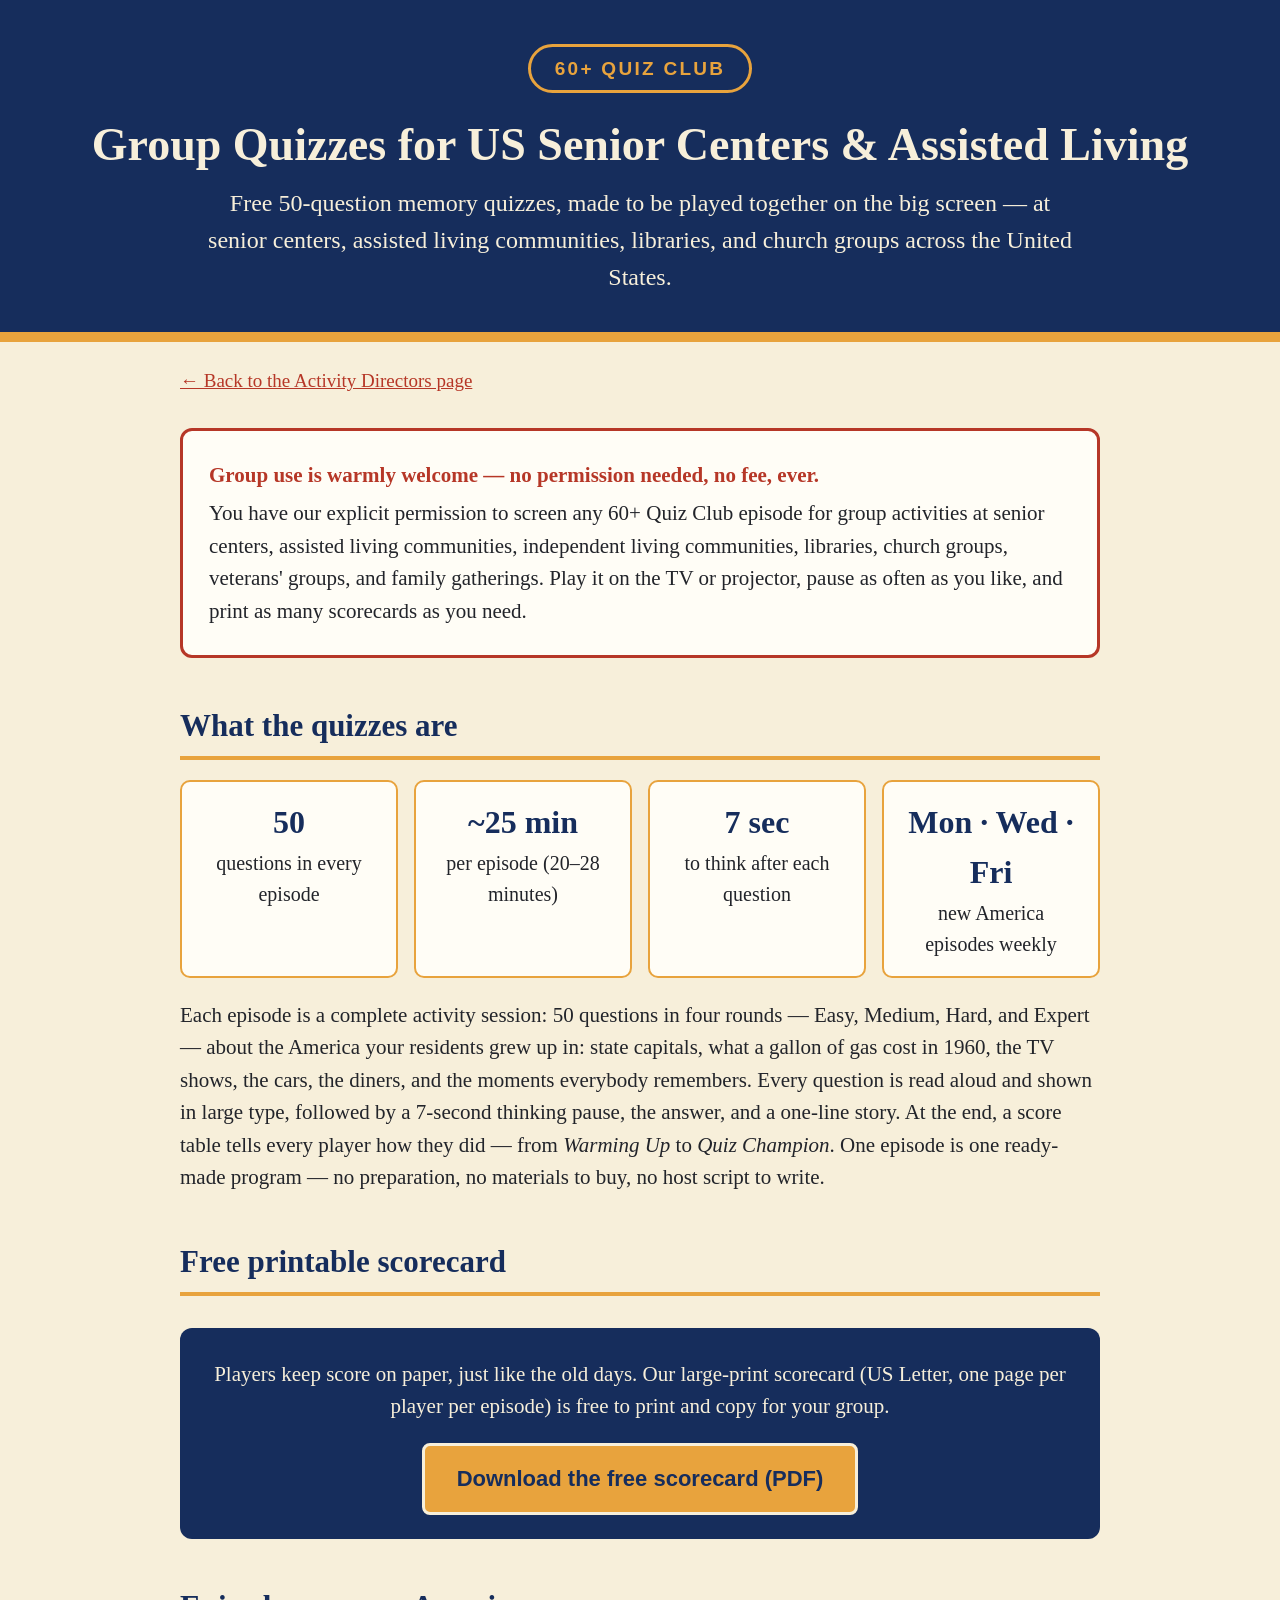
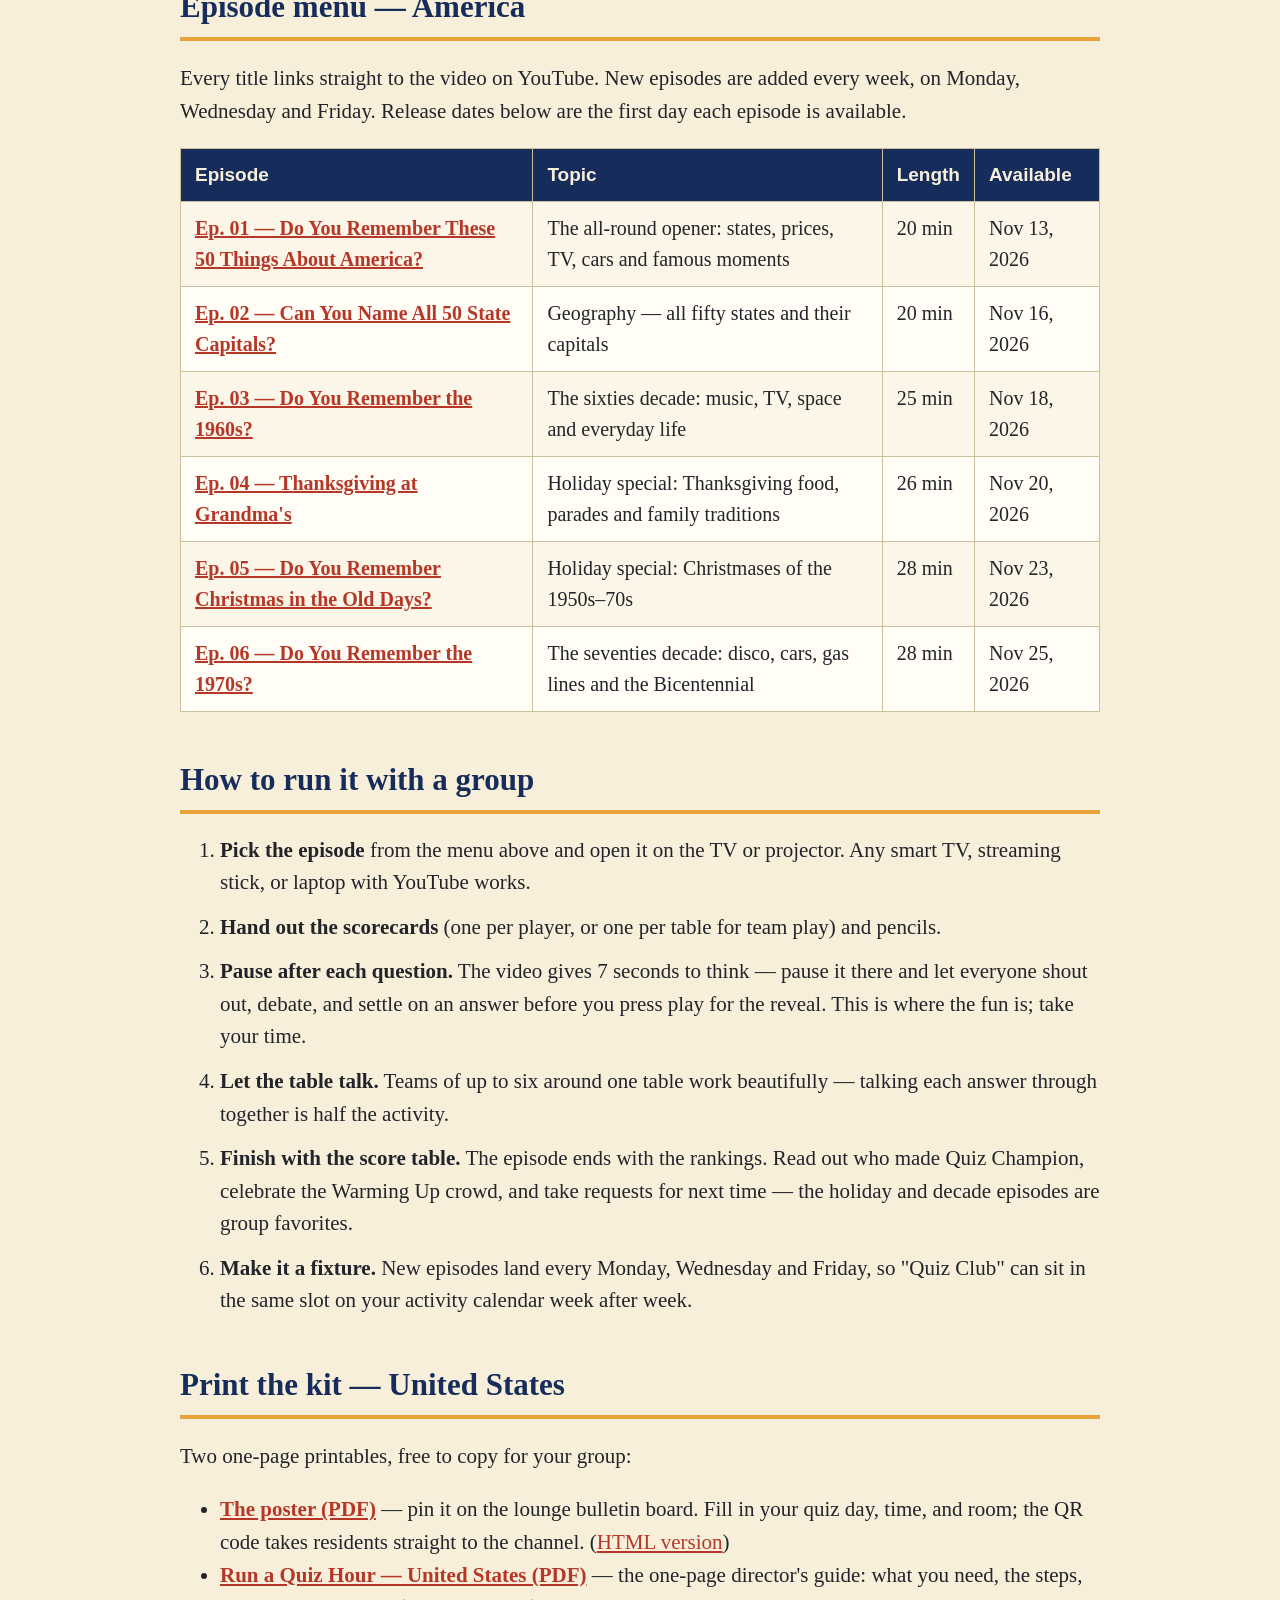
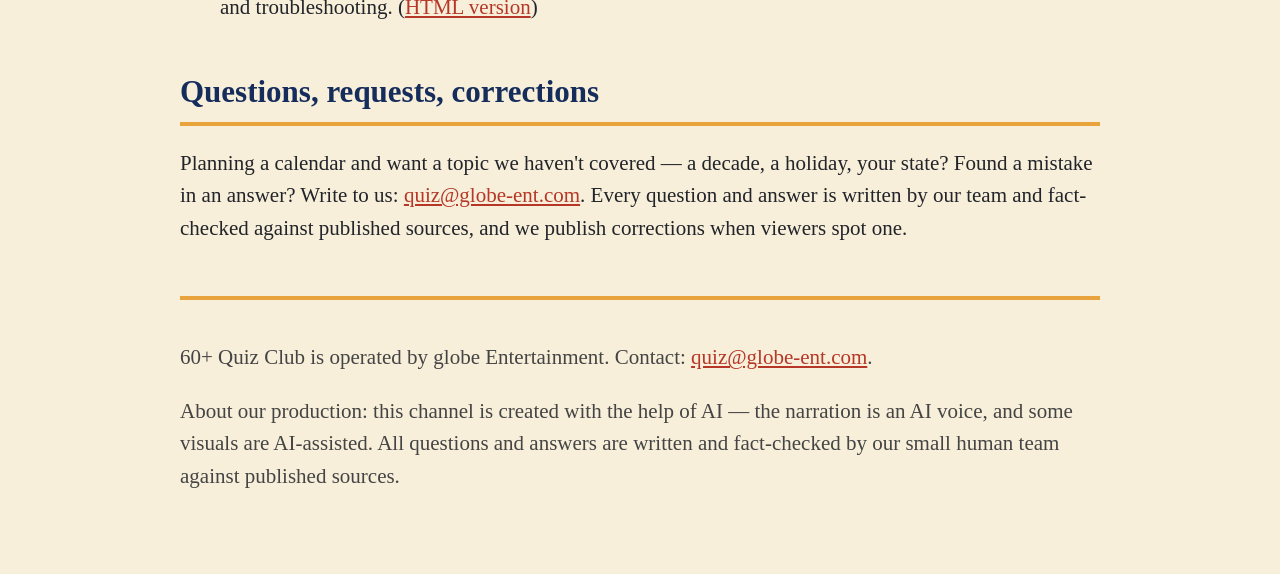
<file: activity-directors/us/index.html>
<!DOCTYPE html>
<html lang="en-US">
<head>
<meta charset="utf-8">
<meta name="viewport" content="width=device-width, initial-scale=1">
<title>For Activity Directors — United States | 60+ Quiz Club</title>
<meta name="description" content="Free 50-question trivia quizzes made for group play at US senior centers, assisted living communities, libraries and church groups. Big-screen friendly, large-print scorecard, group use warmly welcome — no permission needed.">
<style>
  :root{
    --navy:#162D5C; --cream:#F7EFDA; --red:#B63727; --gold:#E8A33D;
    --ink:#22242a; --paper:#FFFDF6;
  }
  *{box-sizing:border-box}
  html{font-size:20px}
  body{
    margin:0; background:var(--cream); color:var(--ink);
    font-family:Georgia,"Times New Roman",serif;
    line-height:1.55;
  }
  .wrap{max-width:960px; margin:0 auto; padding:0 1rem 3rem}
  header{
    background:var(--navy); color:var(--cream);
    padding:2.2rem 1rem 1.8rem; text-align:center;
    border-bottom:10px solid var(--gold);
  }
  header .brand{
    display:inline-block; border:3px solid var(--gold); border-radius:999px;
    padding:.35rem 1.2rem; font-weight:bold; letter-spacing:.12em;
    font-size:.95rem; color:var(--gold); margin-bottom:1rem;
    font-family:Verdana,Arial,sans-serif;
  }
  h1{font-size:2.3rem; margin:.2rem 0 .6rem; line-height:1.2}
  header p.lede{font-size:1.2rem; margin:0 auto; max-width:44rem}
  h2{
    color:var(--navy); font-size:1.55rem; margin:2.2rem 0 .7rem;
    border-bottom:4px solid var(--gold); padding-bottom:.3rem;
  }
  p, li{font-size:1.05rem}
  .permission{
    background:var(--paper); border:3px solid var(--red); border-radius:12px;
    padding:1.1rem 1.3rem; margin:1.6rem 0;
  }
  .permission strong{color:var(--red)}
  .permission p{margin:.3rem 0}
  .scorecard{
    background:var(--navy); color:var(--cream); border-radius:12px;
    padding:1.2rem 1.4rem; margin:1.6rem 0; text-align:center;
  }
  .scorecard p{margin:.3rem 0 1rem}
  a.btn{
    display:inline-block; background:var(--gold); color:var(--navy);
    font-family:Verdana,Arial,sans-serif; font-weight:bold; text-decoration:none;
    padding:.8rem 1.6rem; border-radius:8px; font-size:1.1rem;
    border:3px solid var(--cream);
  }
  a.btn:hover, a.btn:focus{background:var(--cream)}
  table{width:100%; border-collapse:collapse; background:var(--paper); margin:.6rem 0 1.2rem}
  th, td{
    border:1px solid #cbbf9d; padding:.55rem .7rem; text-align:left;
    font-size:1rem; vertical-align:top;
  }
  th{background:var(--navy); color:var(--cream); font-family:Verdana,Arial,sans-serif; font-size:.95rem}
  tr:nth-child(even) td{background:#FBF6E7}
  td a{color:var(--red); font-weight:bold}
  .facts{display:flex; flex-wrap:wrap; gap:.8rem; margin:1rem 0}
  .fact{
    flex:1 1 200px; background:var(--paper); border:2px solid var(--gold);
    border-radius:10px; padding:.8rem 1rem; text-align:center;
  }
  .fact .big{display:block; font-size:1.6rem; font-weight:bold; color:var(--navy)}
  ol.steps li{margin-bottom:.6rem}
  footer{
    margin-top:2.6rem; border-top:4px solid var(--gold); padding-top:1rem;
    font-size:.95rem; color:#444;
  }
  a{color:var(--red)}
  .backlink{margin:1.2rem 0 0; font-size:.95rem}
  @media (max-width:640px){
    html{font-size:19px}
    h1{font-size:1.8rem}
    th, td{font-size:.92rem; padding:.45rem .5rem}
  }
</style>
  <link rel="stylesheet" href="../print-block.css">
</head>
<body>

<header>
  <div class="brand">60+ QUIZ CLUB</div>
  <h1>Group Quizzes for US Senior Centers &amp; Assisted Living</h1>
  <p class="lede">Free 50-question memory quizzes, made to be played together on the big screen — at senior centers, assisted living communities, libraries, and church groups across the United States.</p>
</header>

<div class="wrap">

  <p class="backlink"><a href="../">&larr; Back to the Activity Directors page</a></p>

  <div class="permission">
    <p><strong>Group use is warmly welcome — no permission needed, no fee, ever.</strong></p>
    <p>You have our explicit permission to screen any 60+ Quiz Club episode for group activities at senior centers, assisted living communities, independent living communities, libraries, church groups, veterans' groups, and family gatherings. Play it on the TV or projector, pause as often as you like, and print as many scorecards as you need.</p>
  </div>

  <h2>What the quizzes are</h2>
  <div class="facts">
    <div class="fact"><span class="big">50</span>questions in every episode</div>
    <div class="fact"><span class="big">~25 min</span>per episode (20–28 minutes)</div>
    <div class="fact"><span class="big">7 sec</span>to think after each question</div>
    <div class="fact"><span class="big">Mon · Wed · Fri</span>new America episodes weekly</div>
  </div>
  <p>Each episode is a complete activity session: 50 questions in four rounds — Easy, Medium, Hard, and Expert — about the America your residents grew up in: state capitals, what a gallon of gas cost in 1960, the TV shows, the cars, the diners, and the moments everybody remembers. Every question is read aloud and shown in large type, followed by a 7-second thinking pause, the answer, and a one-line story. At the end, a score table tells every player how they did — from <em>Warming Up</em> to <em>Quiz Champion</em>. One episode is one ready-made program — no preparation, no materials to buy, no host script to write.</p>

  <h2>Free printable scorecard</h2>
  <div class="scorecard">
    <p>Players keep score on paper, just like the old days. Our large-print scorecard (US Letter, one page per player per episode) is free to print and copy for your group.</p>
    <a class="btn" href="../scorecard-letter.pdf">Download the free scorecard (PDF)</a>
  </div>

  <h2>Episode menu — America</h2>
  <p>Every title links straight to the video on YouTube. New episodes are added every week, on Monday, Wednesday and Friday. Release dates below are the first day each episode is available.</p>
  <table>
    <tr><th>Episode</th><th>Topic</th><th>Length</th><th>Available</th></tr>
    <tr><td><a href="https://youtu.be/NcenGx-spb0">Ep. 01 — Do You Remember These 50 Things About America?</a></td><td>The all-round opener: states, prices, TV, cars and famous moments</td><td>20 min</td><td>Nov 13, 2026</td></tr>
    <tr><td><a href="https://youtu.be/RML8Xtlcmsw">Ep. 02 — Can You Name All 50 State Capitals?</a></td><td>Geography — all fifty states and their capitals</td><td>20 min</td><td>Nov 16, 2026</td></tr>
    <tr><td><a href="https://youtu.be/uABX2vVJ5Gw">Ep. 03 — Do You Remember the 1960s?</a></td><td>The sixties decade: music, TV, space and everyday life</td><td>25 min</td><td>Nov 18, 2026</td></tr>
    <tr><td><a href="https://youtu.be/Kpok-jnuPP8">Ep. 04 — Thanksgiving at Grandma's</a></td><td>Holiday special: Thanksgiving food, parades and family traditions</td><td>26 min</td><td>Nov 20, 2026</td></tr>
    <tr><td><a href="https://youtu.be/DwJFpJArVhA">Ep. 05 — Do You Remember Christmas in the Old Days?</a></td><td>Holiday special: Christmases of the 1950s–70s</td><td>28 min</td><td>Nov 23, 2026</td></tr>
    <tr><td><a href="https://youtu.be/N05q6tEVUnE">Ep. 06 — Do You Remember the 1970s?</a></td><td>The seventies decade: disco, cars, gas lines and the Bicentennial</td><td>28 min</td><td>Nov 25, 2026</td></tr>
  </table>

  <h2>How to run it with a group</h2>
  <ol class="steps">
    <li><strong>Pick the episode</strong> from the menu above and open it on the TV or projector. Any smart TV, streaming stick, or laptop with YouTube works.</li>
    <li><strong>Hand out the scorecards</strong> (one per player, or one per table for team play) and pencils.</li>
    <li><strong>Pause after each question.</strong> The video gives 7 seconds to think — pause it there and let everyone shout out, debate, and settle on an answer before you press play for the reveal. This is where the fun is; take your time.</li>
    <li><strong>Let the table talk.</strong> Teams of up to six around one table work beautifully — talking each answer through together is half the activity.</li>
    <li><strong>Finish with the score table.</strong> The episode ends with the rankings. Read out who made Quiz Champion, celebrate the Warming Up crowd, and take requests for next time — the holiday and decade episodes are group favorites.</li>
    <li><strong>Make it a fixture.</strong> New episodes land every Monday, Wednesday and Friday, so "Quiz Club" can sit in the same slot on your activity calendar week after week.</li>
  </ol>

  <h2>Print the kit — United States</h2>
  <p>Two one-page printables, free to copy for your group:</p>
  <ul>
    <li><strong><a href="../print/poster.pdf">The poster (PDF)</a></strong> — pin it on the
    lounge bulletin board. Fill in your quiz day, time, and room; the QR code takes
    residents straight to the channel. (<a href="../print/poster.html">HTML version</a>)</li>
    <li><strong><a href="../print/run-sheet-us.pdf">Run a Quiz Hour — United States (PDF)</a></strong> — the
    one-page director's guide: what you need, the steps, and troubleshooting.
    (<a href="../print/run-sheet-us.html">HTML version</a>)</li>
  </ul>

  <h2>Questions, requests, corrections</h2>
  <p>Planning a calendar and want a topic we haven't covered — a decade, a holiday, your state? Found a mistake in an answer? Write to us: <a href="mailto:quiz@globe-ent.com">quiz@globe-ent.com</a>. Every question and answer is written by our team and fact-checked against published sources, and we publish corrections when viewers spot one.</p>

  <footer>
    <p>60+ Quiz Club is operated by globe Entertainment. Contact: <a href="mailto:quiz@globe-ent.com">quiz@globe-ent.com</a>.</p>
    <p>About our production: this channel is created with the help of AI — the narration is an AI voice, and some visuals are AI-assisted. All questions and answers are written and fact-checked by our small human team against published sources.</p>
  </footer>

</div>
</body>
</html>
</file>
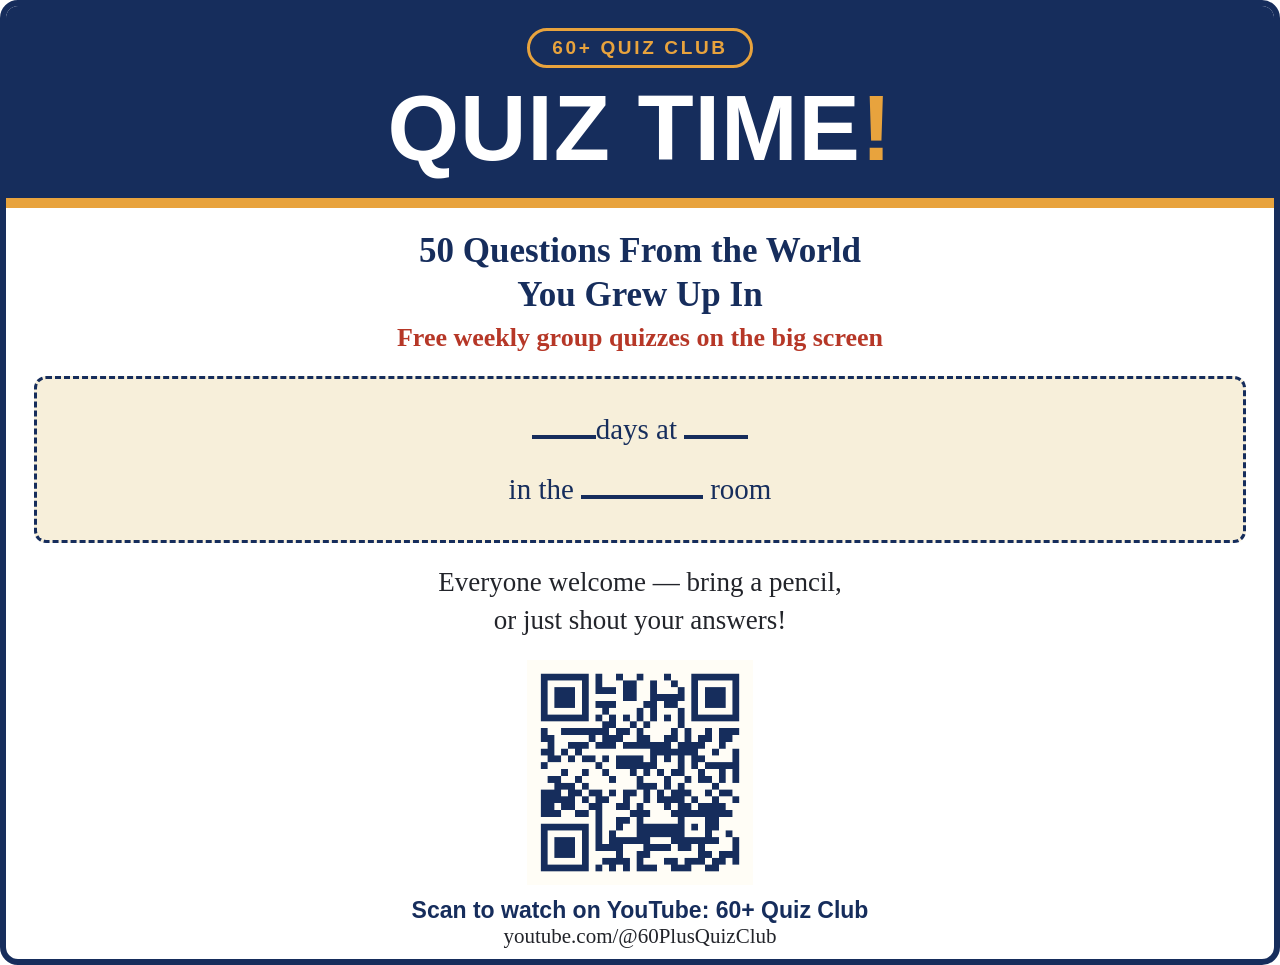
<file: activity-directors/print/poster.html>
<!DOCTYPE html>
<html lang="en">
<head>
<meta charset="utf-8">
<title>Quiz Time! — 60+ Quiz Club Poster (print me)</title>
<!--
  BULLETIN-BOARD POSTER — 60+ Quiz Club
  Print: one page, US Letter portrait (A4 also works — same design, slightly narrower margins).
  Print at 100% / "Actual size", colour if you can, black-and-white is fine too.
-->
<style>
  :root{
    --navy:#162D5C; --cream:#F7EFDA; --red:#B63727; --gold:#E8A33D;
    --ink:#22242a; --paper:#FFFDF6;
  }
  *{box-sizing:border-box; margin:0; padding:0}
  @page{ size:Letter portrait; margin:0.45in; }
  html{font-size:20px}
  body{
    font-family:Georgia,"Times New Roman",serif; color:var(--ink);
    background:#fff; text-align:center;
  }
  .sheet{
    border:6px solid var(--navy); border-radius:18px;
    padding:0 0 0.9rem; overflow:hidden;
    height:10.05in; display:flex; flex-direction:column;
  }
  header{
    background:var(--navy); color:var(--cream);
    padding:1.1rem 1rem 1.2rem; border-bottom:10px solid var(--gold);
  }
  .brand{
    display:inline-block; border:3px solid var(--gold); border-radius:999px;
    padding:.3rem 1.1rem; font-weight:bold; letter-spacing:.14em;
    font-size:.95rem; color:var(--gold);
    font-family:Verdana,Arial,sans-serif; margin-bottom:.7rem;
  }
  h1{
    font-size:4.6rem; line-height:1; letter-spacing:.01em; color:#fff;
    font-family:Verdana,Arial,sans-serif; font-weight:900;
  }
  h1 .bang{color:var(--gold)}
  .sub{
    font-size:1.75rem; font-weight:bold; color:var(--navy);
    margin:1.05rem 1rem .3rem; line-height:1.25;
  }
  .free{
    font-size:1.3rem; color:var(--red); font-weight:bold; margin:0 1rem;
  }
  .when{
    margin:1.15rem 1.4rem 0; padding:1rem 1.1rem;
    background:var(--cream); border:3px dashed var(--navy); border-radius:12px;
    font-size:1.45rem; line-height:2.1; color:var(--navy);
  }
  .when .line{
    display:inline-block; min-width:2.2em;
    border-bottom:4px solid var(--navy); height:1em; vertical-align:baseline;
  }
  .when .line.wide{min-width:4.2em}
  .welcome{
    font-size:1.35rem; margin:1.05rem 1.4rem 0; line-height:1.4;
  }
  .qr{margin-top:auto; padding-top:1rem}
  .qr img{width:2.35in; height:2.35in}
  .qr .scan{
    font-family:Verdana,Arial,sans-serif; font-weight:bold;
    font-size:1.15rem; color:var(--navy); margin-top:.35rem;
  }
  .qr .url{font-size:1.05rem; color:var(--ink)}
  footer{
    margin-top:.85rem; padding:.65rem 1rem 0;
    border-top:4px solid var(--gold);
    font-family:Verdana,Arial,sans-serif; font-size:.95rem; color:var(--navy);
  }
  @media print{
    body{-webkit-print-color-adjust:exact; print-color-adjust:exact}
  }
</style>
</head>
<body>
<div class="sheet">

  <header>
    <div class="brand">60+ QUIZ CLUB</div>
    <h1>QUIZ TIME<span class="bang">!</span></h1>
  </header>

  <p class="sub">50 Questions From the World<br>You Grew Up In</p>
  <p class="free">Free weekly group quizzes on the big screen</p>

  <p class="when">
    <span class="line"></span>days at <span class="line"></span><br>
    in the <span class="line wide"></span> room
  </p>

  <p class="welcome">Everyone welcome — bring a pencil,<br>or just shout your answers!</p>

  <div class="qr">
    <img src="qr-youtube.png" alt="QR code linking to the 60+ Quiz Club channel on YouTube">
    <p class="scan">Scan to watch on YouTube: 60+ Quiz Club</p>
    <p class="url">youtube.com/@60PlusQuizClub</p>
  </div>

  <footer>60+ Quiz Club · Operated by globe Entertainment · Free forever — no sign-up</footer>

</div>
</body>
</html>
</file>
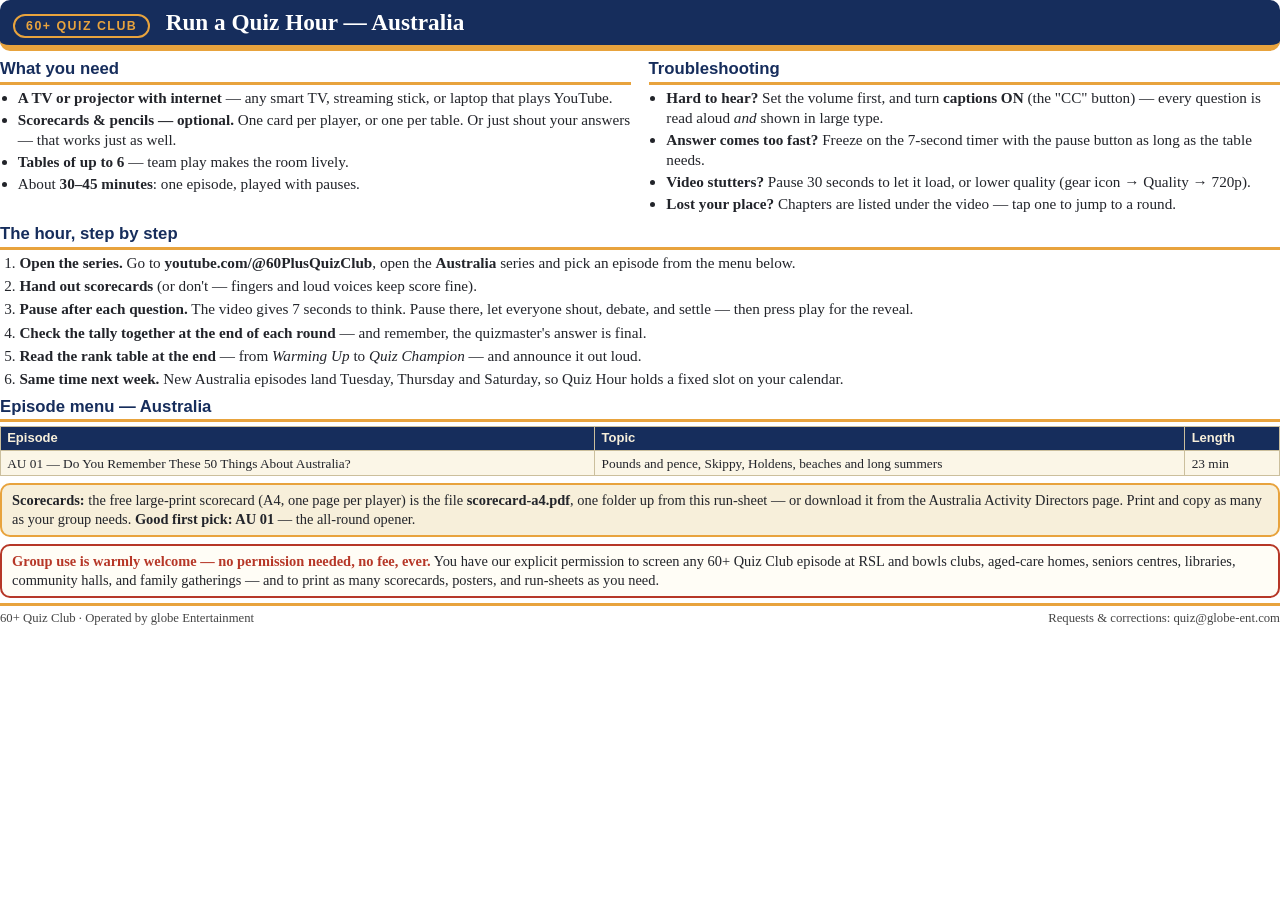
<file: activity-directors/print/run-sheet-au.html>
<!DOCTYPE html>
<html lang="en-AU">
<head>
<meta charset="utf-8">
<title>Run a Quiz Hour — Australia | 60+ Quiz Club (director's run-sheet)</title>
<!--
  RUN-SHEET (AU) — one page, A4 portrait.
  Print at 100% and keep it with the TV remote.
-->
<style>
  :root{
    --navy:#162D5C; --cream:#F7EFDA; --red:#B63727; --gold:#E8A33D;
    --ink:#22242a; --paper:#FFFDF6;
  }
  *{box-sizing:border-box; margin:0; padding:0}
  @page{ size:A4 portrait; margin:9mm; }
  html{font-size:15.5px}
  body{
    font-family:Georgia,"Times New Roman",serif; color:var(--ink);
    background:#fff; line-height:1.3;
  }
  header{
    background:var(--navy); color:var(--cream); border-radius:10px;
    padding:.45rem .85rem; border-bottom:6px solid var(--gold);
    display:flex; align-items:baseline; gap:1rem; flex-wrap:wrap;
  }
  header .brand{
    border:2.5px solid var(--gold); border-radius:999px; color:var(--gold);
    padding:.12rem .7rem; font-weight:bold; letter-spacing:.12em;
    font-family:Verdana,Arial,sans-serif; font-size:.8rem; white-space:nowrap;
  }
  h1{font-size:1.5rem; color:#fff}
  h2{
    color:var(--navy); font-size:1.08rem; margin:.45rem 0 .2rem;
    border-bottom:3px solid var(--gold); padding-bottom:.14rem;
    font-family:Verdana,Arial,sans-serif;
  }
  p, li{font-size:.98rem}
  .cols{display:flex; gap:1.1rem}
  .cols > div{flex:1}
  ol.steps{margin-left:1.25rem}
  ol.steps li{margin-bottom:.22rem}
  ul{margin-left:1.15rem}
  ul li{margin-bottom:.16rem}
  .permission{
    background:var(--paper); border:2.5px solid var(--red); border-radius:10px;
    padding:.4rem .65rem; margin-top:.45rem; font-size:.93rem;
  }
  .permission strong{color:var(--red)}
  table{width:100%; border-collapse:collapse; background:var(--paper); margin-top:.25rem}
  th, td{border:1px solid #cbbf9d; padding:.2rem .4rem; text-align:left; font-size:.86rem; vertical-align:top}
  th{background:var(--navy); color:var(--cream); font-family:Verdana,Arial,sans-serif; font-size:.84rem}
  tr:nth-child(even) td{background:#FBF6E7}
  .note{
    background:var(--cream); border:2px solid var(--gold); border-radius:10px;
    padding:.4rem .65rem; margin-top:.45rem; font-size:.93rem;
  }
  footer{
    margin-top:.35rem; border-top:3px solid var(--gold); padding-top:.25rem;
    font-size:.82rem; color:#444; display:flex; justify-content:space-between; gap:1rem; flex-wrap:wrap;
  }
  @media print{
    body{-webkit-print-color-adjust:exact; print-color-adjust:exact}
  }
</style>
</head>
<body>

<header>
  <span class="brand">60+ QUIZ CLUB</span>
  <h1>Run a Quiz Hour — Australia</h1>
</header>

<div class="cols">
  <div>
    <h2>What you need</h2>
    <ul>
      <li><strong>A TV or projector with internet</strong> — any smart TV, streaming stick, or laptop that plays YouTube.</li>
      <li><strong>Scorecards &amp; pencils — optional.</strong> One card per player, or one per table. Or just shout your answers — that works just as well.</li>
      <li><strong>Tables of up to 6</strong> — team play makes the room lively.</li>
      <li>About <strong>30–45 minutes</strong>: one episode, played with pauses.</li>
    </ul>
  </div>
  <div>
    <h2>Troubleshooting</h2>
    <ul>
      <li><strong>Hard to hear?</strong> Set the volume first, and turn <strong>captions ON</strong> (the "CC" button) — every question is read aloud <em>and</em> shown in large type.</li>
      <li><strong>Answer comes too fast?</strong> Freeze on the 7-second timer with the pause button as long as the table needs.</li>
      <li><strong>Video stutters?</strong> Pause 30 seconds to let it load, or lower quality (gear icon → Quality → 720p).</li>
      <li><strong>Lost your place?</strong> Chapters are listed under the video — tap one to jump to a round.</li>
    </ul>
  </div>
</div>

<h2>The hour, step by step</h2>
<ol class="steps">
  <li><strong>Open the series.</strong> Go to <strong>youtube.com/@60PlusQuizClub</strong>, open the <strong>Australia</strong> series and pick an episode from the menu below.</li>
  <li><strong>Hand out scorecards</strong> (or don't — fingers and loud voices keep score fine).</li>
  <li><strong>Pause after each question.</strong> The video gives 7 seconds to think. Pause there, let everyone shout, debate, and settle — then press play for the reveal.</li>
  <li><strong>Check the tally together at the end of each round</strong> — and remember, the quizmaster's answer is final.</li>
  <li><strong>Read the rank table at the end</strong> — from <em>Warming Up</em> to <em>Quiz Champion</em> — and announce it out loud.</li>
  <li><strong>Same time next week.</strong> New Australia episodes land Tuesday, Thursday and Saturday, so Quiz Hour holds a fixed slot on your calendar.</li>
</ol>

<h2>Episode menu — Australia</h2>
<table>
  <tr><th>Episode</th><th>Topic</th><th>Length</th></tr>
  <tr><td>AU 01 — Do You Remember These 50 Things About Australia?</td><td>Pounds and pence, Skippy, Holdens, beaches and long summers</td><td>23 min</td></tr>
</table>

<div class="note">
  <strong>Scorecards:</strong> the free large-print scorecard (A4, one page per player) is the file
  <strong>scorecard-a4.pdf</strong>, one folder up from this run-sheet — or download it from the Australia Activity Directors page.
  Print and copy as many as your group needs. <strong>Good first pick: AU 01</strong> — the all-round opener.
</div>

<div class="permission">
  <strong>Group use is warmly welcome — no permission needed, no fee, ever.</strong>
  You have our explicit permission to screen any 60+ Quiz Club episode at RSL and bowls clubs, aged-care homes, seniors
  centres, libraries, community halls, and family gatherings — and to print as many scorecards, posters,
  and run-sheets as you need.
</div>

<footer>
  <span>60+ Quiz Club · Operated by globe Entertainment</span>
  <span>Requests &amp; corrections: quiz@globe-ent.com</span>
</footer>

</body>
</html>
</file>
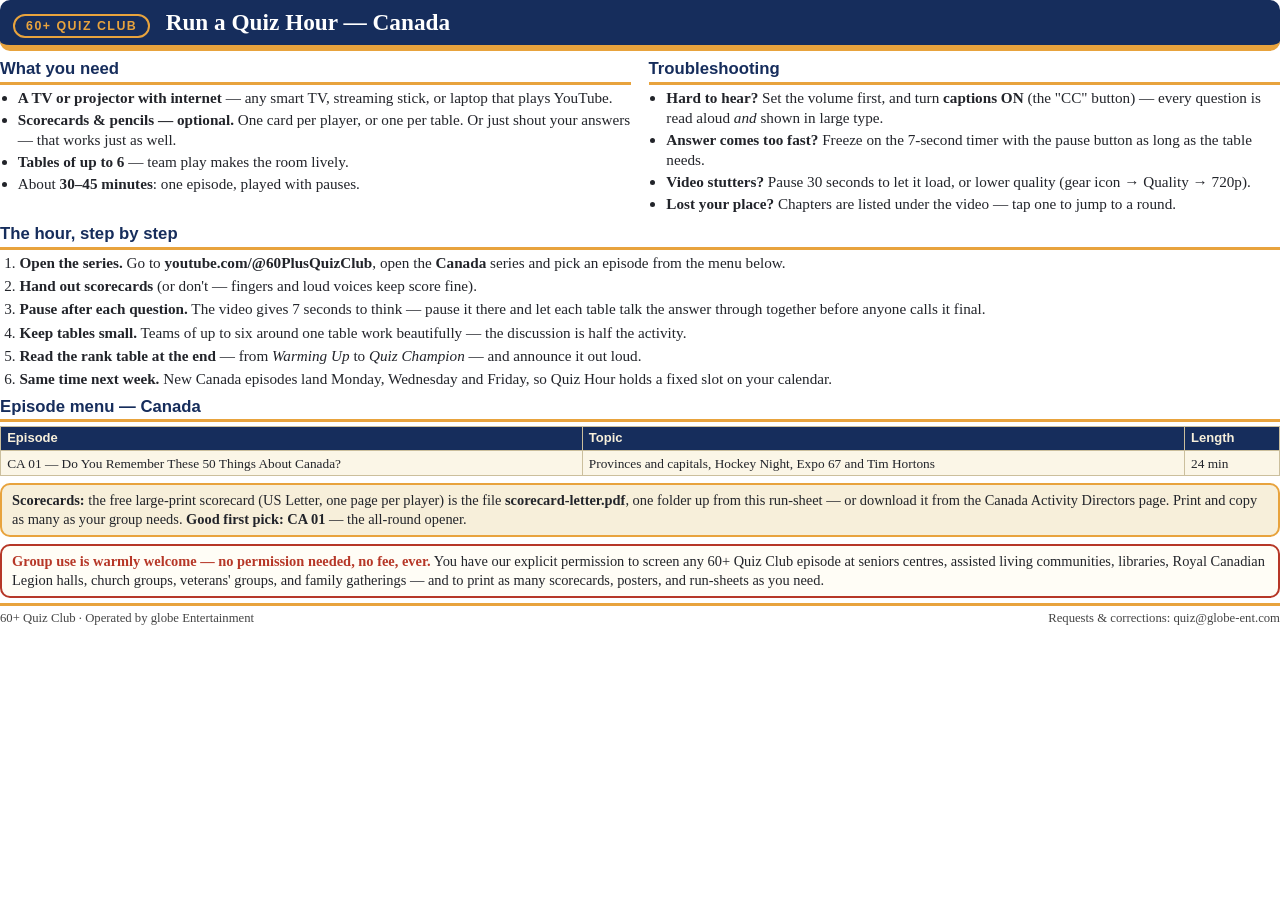
<file: activity-directors/print/run-sheet-ca.html>
<!DOCTYPE html>
<html lang="en-CA">
<head>
<meta charset="utf-8">
<title>Run a Quiz Hour — Canada | 60+ Quiz Club (director's run-sheet)</title>
<!--
  RUN-SHEET (CA) — one page, US Letter portrait.
  Print at 100% and keep it with the TV remote.
-->
<style>
  :root{
    --navy:#162D5C; --cream:#F7EFDA; --red:#B63727; --gold:#E8A33D;
    --ink:#22242a; --paper:#FFFDF6;
  }
  *{box-sizing:border-box; margin:0; padding:0}
  @page{ size:Letter portrait; margin:0.35in; }
  html{font-size:15.5px}
  body{
    font-family:Georgia,"Times New Roman",serif; color:var(--ink);
    background:#fff; line-height:1.3;
  }
  header{
    background:var(--navy); color:var(--cream); border-radius:10px;
    padding:.45rem .85rem; border-bottom:6px solid var(--gold);
    display:flex; align-items:baseline; gap:1rem; flex-wrap:wrap;
  }
  header .brand{
    border:2.5px solid var(--gold); border-radius:999px; color:var(--gold);
    padding:.12rem .7rem; font-weight:bold; letter-spacing:.12em;
    font-family:Verdana,Arial,sans-serif; font-size:.8rem; white-space:nowrap;
  }
  h1{font-size:1.5rem; color:#fff}
  h2{
    color:var(--navy); font-size:1.08rem; margin:.45rem 0 .2rem;
    border-bottom:3px solid var(--gold); padding-bottom:.14rem;
    font-family:Verdana,Arial,sans-serif;
  }
  p, li{font-size:.98rem}
  .cols{display:flex; gap:1.1rem}
  .cols > div{flex:1}
  ol.steps{margin-left:1.25rem}
  ol.steps li{margin-bottom:.22rem}
  ul{margin-left:1.15rem}
  ul li{margin-bottom:.16rem}
  .permission{
    background:var(--paper); border:2.5px solid var(--red); border-radius:10px;
    padding:.4rem .65rem; margin-top:.45rem; font-size:.93rem;
  }
  .permission strong{color:var(--red)}
  table{width:100%; border-collapse:collapse; background:var(--paper); margin-top:.25rem}
  th, td{border:1px solid #cbbf9d; padding:.2rem .4rem; text-align:left; font-size:.86rem; vertical-align:top}
  th{background:var(--navy); color:var(--cream); font-family:Verdana,Arial,sans-serif; font-size:.84rem}
  tr:nth-child(even) td{background:#FBF6E7}
  .note{
    background:var(--cream); border:2px solid var(--gold); border-radius:10px;
    padding:.4rem .65rem; margin-top:.45rem; font-size:.93rem;
  }
  footer{
    margin-top:.35rem; border-top:3px solid var(--gold); padding-top:.25rem;
    font-size:.82rem; color:#444; display:flex; justify-content:space-between; gap:1rem; flex-wrap:wrap;
  }
  @media print{
    body{-webkit-print-color-adjust:exact; print-color-adjust:exact}
  }
</style>
</head>
<body>

<header>
  <span class="brand">60+ QUIZ CLUB</span>
  <h1>Run a Quiz Hour — Canada</h1>
</header>

<div class="cols">
  <div>
    <h2>What you need</h2>
    <ul>
      <li><strong>A TV or projector with internet</strong> — any smart TV, streaming stick, or laptop that plays YouTube.</li>
      <li><strong>Scorecards &amp; pencils — optional.</strong> One card per player, or one per table. Or just shout your answers — that works just as well.</li>
      <li><strong>Tables of up to 6</strong> — team play makes the room lively.</li>
      <li>About <strong>30–45 minutes</strong>: one episode, played with pauses.</li>
    </ul>
  </div>
  <div>
    <h2>Troubleshooting</h2>
    <ul>
      <li><strong>Hard to hear?</strong> Set the volume first, and turn <strong>captions ON</strong> (the "CC" button) — every question is read aloud <em>and</em> shown in large type.</li>
      <li><strong>Answer comes too fast?</strong> Freeze on the 7-second timer with the pause button as long as the table needs.</li>
      <li><strong>Video stutters?</strong> Pause 30 seconds to let it load, or lower quality (gear icon → Quality → 720p).</li>
      <li><strong>Lost your place?</strong> Chapters are listed under the video — tap one to jump to a round.</li>
    </ul>
  </div>
</div>

<h2>The hour, step by step</h2>
<ol class="steps">
  <li><strong>Open the series.</strong> Go to <strong>youtube.com/@60PlusQuizClub</strong>, open the <strong>Canada</strong> series and pick an episode from the menu below.</li>
  <li><strong>Hand out scorecards</strong> (or don't — fingers and loud voices keep score fine).</li>
  <li><strong>Pause after each question.</strong> The video gives 7 seconds to think — pause it there and let each table talk the answer through together before anyone calls it final.</li>
  <li><strong>Keep tables small.</strong> Teams of up to six around one table work beautifully — the discussion is half the activity.</li>
  <li><strong>Read the rank table at the end</strong> — from <em>Warming Up</em> to <em>Quiz Champion</em> — and announce it out loud.</li>
  <li><strong>Same time next week.</strong> New Canada episodes land Monday, Wednesday and Friday, so Quiz Hour holds a fixed slot on your calendar.</li>
</ol>

<h2>Episode menu — Canada</h2>
<table>
  <tr><th>Episode</th><th>Topic</th><th>Length</th></tr>
  <tr><td>CA 01 — Do You Remember These 50 Things About Canada?</td><td>Provinces and capitals, Hockey Night, Expo 67 and Tim Hortons</td><td>24 min</td></tr>
</table>

<div class="note">
  <strong>Scorecards:</strong> the free large-print scorecard (US Letter, one page per player) is the file
  <strong>scorecard-letter.pdf</strong>, one folder up from this run-sheet — or download it from the Canada Activity Directors page.
  Print and copy as many as your group needs. <strong>Good first pick: CA 01</strong> — the all-round opener.
</div>

<div class="permission">
  <strong>Group use is warmly welcome — no permission needed, no fee, ever.</strong>
  You have our explicit permission to screen any 60+ Quiz Club episode at seniors centres, assisted living communities,
  libraries, Royal Canadian Legion halls, church groups, veterans' groups, and family gatherings — and to print as many
  scorecards, posters, and run-sheets as you need.
</div>

<footer>
  <span>60+ Quiz Club · Operated by globe Entertainment</span>
  <span>Requests &amp; corrections: quiz@globe-ent.com</span>
</footer>

</body>
</html>
</file>
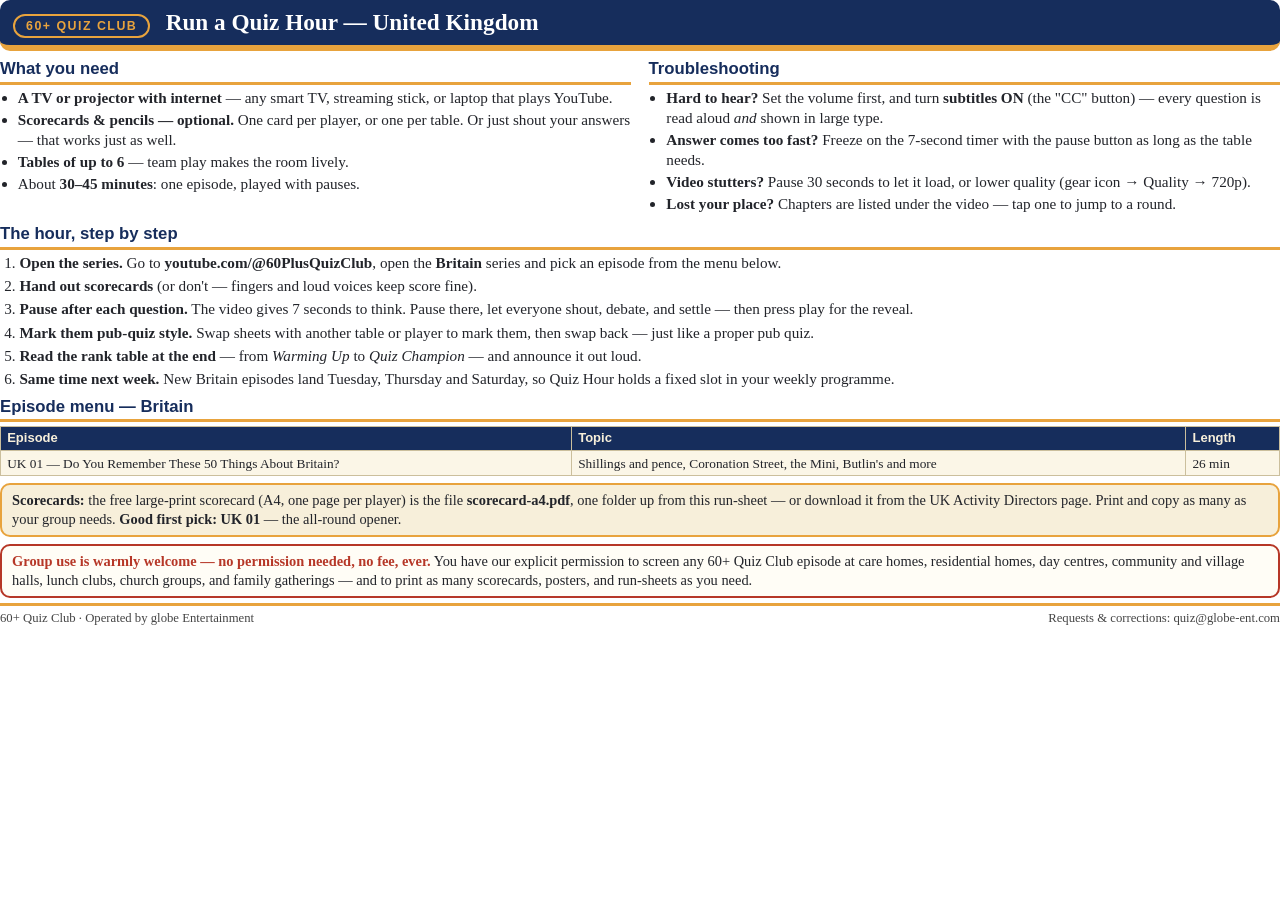
<file: activity-directors/print/run-sheet-uk.html>
<!DOCTYPE html>
<html lang="en-GB">
<head>
<meta charset="utf-8">
<title>Run a Quiz Hour — United Kingdom | 60+ Quiz Club (director's run-sheet)</title>
<!--
  RUN-SHEET (UK) — one page, A4 portrait.
  Print at 100% and keep it with the TV remote.
-->
<style>
  :root{
    --navy:#162D5C; --cream:#F7EFDA; --red:#B63727; --gold:#E8A33D;
    --ink:#22242a; --paper:#FFFDF6;
  }
  *{box-sizing:border-box; margin:0; padding:0}
  @page{ size:A4 portrait; margin:9mm; }
  html{font-size:15.5px}
  body{
    font-family:Georgia,"Times New Roman",serif; color:var(--ink);
    background:#fff; line-height:1.3;
  }
  header{
    background:var(--navy); color:var(--cream); border-radius:10px;
    padding:.45rem .85rem; border-bottom:6px solid var(--gold);
    display:flex; align-items:baseline; gap:1rem; flex-wrap:wrap;
  }
  header .brand{
    border:2.5px solid var(--gold); border-radius:999px; color:var(--gold);
    padding:.12rem .7rem; font-weight:bold; letter-spacing:.12em;
    font-family:Verdana,Arial,sans-serif; font-size:.8rem; white-space:nowrap;
  }
  h1{font-size:1.5rem; color:#fff}
  h2{
    color:var(--navy); font-size:1.08rem; margin:.45rem 0 .2rem;
    border-bottom:3px solid var(--gold); padding-bottom:.14rem;
    font-family:Verdana,Arial,sans-serif;
  }
  p, li{font-size:.98rem}
  .cols{display:flex; gap:1.1rem}
  .cols > div{flex:1}
  ol.steps{margin-left:1.25rem}
  ol.steps li{margin-bottom:.22rem}
  ul{margin-left:1.15rem}
  ul li{margin-bottom:.16rem}
  .permission{
    background:var(--paper); border:2.5px solid var(--red); border-radius:10px;
    padding:.4rem .65rem; margin-top:.45rem; font-size:.93rem;
  }
  .permission strong{color:var(--red)}
  table{width:100%; border-collapse:collapse; background:var(--paper); margin-top:.25rem}
  th, td{border:1px solid #cbbf9d; padding:.2rem .4rem; text-align:left; font-size:.86rem; vertical-align:top}
  th{background:var(--navy); color:var(--cream); font-family:Verdana,Arial,sans-serif; font-size:.84rem}
  tr:nth-child(even) td{background:#FBF6E7}
  .note{
    background:var(--cream); border:2px solid var(--gold); border-radius:10px;
    padding:.4rem .65rem; margin-top:.45rem; font-size:.93rem;
  }
  footer{
    margin-top:.35rem; border-top:3px solid var(--gold); padding-top:.25rem;
    font-size:.82rem; color:#444; display:flex; justify-content:space-between; gap:1rem; flex-wrap:wrap;
  }
  @media print{
    body{-webkit-print-color-adjust:exact; print-color-adjust:exact}
  }
</style>
</head>
<body>

<header>
  <span class="brand">60+ QUIZ CLUB</span>
  <h1>Run a Quiz Hour — United Kingdom</h1>
</header>

<div class="cols">
  <div>
    <h2>What you need</h2>
    <ul>
      <li><strong>A TV or projector with internet</strong> — any smart TV, streaming stick, or laptop that plays YouTube.</li>
      <li><strong>Scorecards &amp; pencils — optional.</strong> One card per player, or one per table. Or just shout your answers — that works just as well.</li>
      <li><strong>Tables of up to 6</strong> — team play makes the room lively.</li>
      <li>About <strong>30–45 minutes</strong>: one episode, played with pauses.</li>
    </ul>
  </div>
  <div>
    <h2>Troubleshooting</h2>
    <ul>
      <li><strong>Hard to hear?</strong> Set the volume first, and turn <strong>subtitles ON</strong> (the "CC" button) — every question is read aloud <em>and</em> shown in large type.</li>
      <li><strong>Answer comes too fast?</strong> Freeze on the 7-second timer with the pause button as long as the table needs.</li>
      <li><strong>Video stutters?</strong> Pause 30 seconds to let it load, or lower quality (gear icon → Quality → 720p).</li>
      <li><strong>Lost your place?</strong> Chapters are listed under the video — tap one to jump to a round.</li>
    </ul>
  </div>
</div>

<h2>The hour, step by step</h2>
<ol class="steps">
  <li><strong>Open the series.</strong> Go to <strong>youtube.com/@60PlusQuizClub</strong>, open the <strong>Britain</strong> series and pick an episode from the menu below.</li>
  <li><strong>Hand out scorecards</strong> (or don't — fingers and loud voices keep score fine).</li>
  <li><strong>Pause after each question.</strong> The video gives 7 seconds to think. Pause there, let everyone shout, debate, and settle — then press play for the reveal.</li>
  <li><strong>Mark them pub-quiz style.</strong> Swap sheets with another table or player to mark them, then swap back — just like a proper pub quiz.</li>
  <li><strong>Read the rank table at the end</strong> — from <em>Warming Up</em> to <em>Quiz Champion</em> — and announce it out loud.</li>
  <li><strong>Same time next week.</strong> New Britain episodes land Tuesday, Thursday and Saturday, so Quiz Hour holds a fixed slot in your weekly programme.</li>
</ol>

<h2>Episode menu — Britain</h2>
<table>
  <tr><th>Episode</th><th>Topic</th><th>Length</th></tr>
  <tr><td>UK 01 — Do You Remember These 50 Things About Britain?</td><td>Shillings and pence, Coronation Street, the Mini, Butlin's and more</td><td>26 min</td></tr>
</table>

<div class="note">
  <strong>Scorecards:</strong> the free large-print scorecard (A4, one page per player) is the file
  <strong>scorecard-a4.pdf</strong>, one folder up from this run-sheet — or download it from the UK Activity Directors page.
  Print and copy as many as your group needs. <strong>Good first pick: UK 01</strong> — the all-round opener.
</div>

<div class="permission">
  <strong>Group use is warmly welcome — no permission needed, no fee, ever.</strong>
  You have our explicit permission to screen any 60+ Quiz Club episode at care homes, residential homes, day centres,
  community and village halls, lunch clubs, church groups, and family gatherings — and to print as many scorecards,
  posters, and run-sheets as you need.
</div>

<footer>
  <span>60+ Quiz Club · Operated by globe Entertainment</span>
  <span>Requests &amp; corrections: quiz@globe-ent.com</span>
</footer>

</body>
</html>
</file>
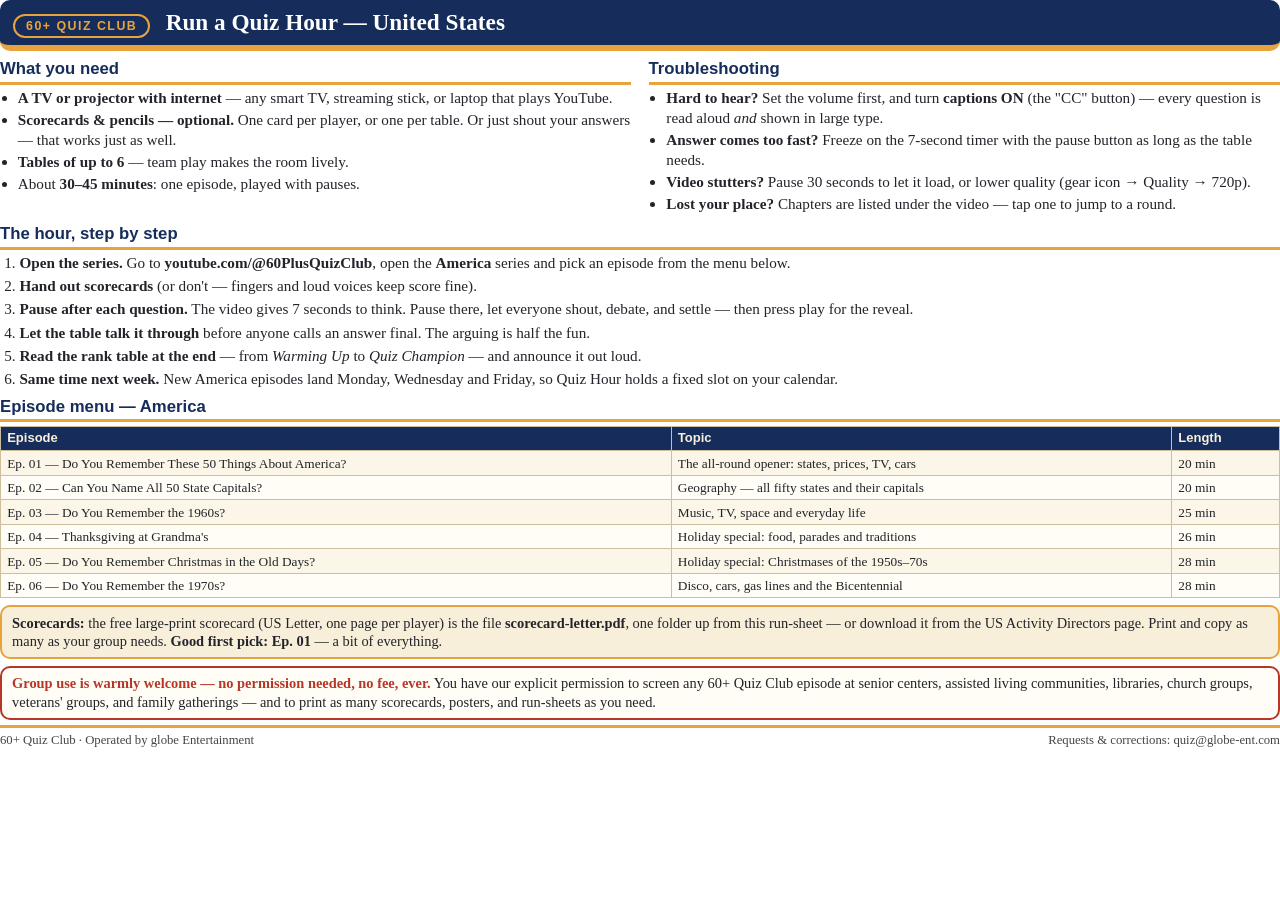
<file: activity-directors/print/run-sheet-us.html>
<!DOCTYPE html>
<html lang="en">
<head>
<meta charset="utf-8">
<title>Run a Quiz Hour — United States | 60+ Quiz Club (director's run-sheet)</title>
<!--
  RUN-SHEET (US) — one page, US Letter portrait.
  Print at 100% and keep it with the TV remote.
-->
<style>
  :root{
    --navy:#162D5C; --cream:#F7EFDA; --red:#B63727; --gold:#E8A33D;
    --ink:#22242a; --paper:#FFFDF6;
  }
  *{box-sizing:border-box; margin:0; padding:0}
  @page{ size:Letter portrait; margin:0.35in; }
  html{font-size:15.5px}
  body{
    font-family:Georgia,"Times New Roman",serif; color:var(--ink);
    background:#fff; line-height:1.3;
  }
  header{
    background:var(--navy); color:var(--cream); border-radius:10px;
    padding:.45rem .85rem; border-bottom:6px solid var(--gold);
    display:flex; align-items:baseline; gap:1rem; flex-wrap:wrap;
  }
  header .brand{
    border:2.5px solid var(--gold); border-radius:999px; color:var(--gold);
    padding:.12rem .7rem; font-weight:bold; letter-spacing:.12em;
    font-family:Verdana,Arial,sans-serif; font-size:.8rem; white-space:nowrap;
  }
  h1{font-size:1.5rem; color:#fff}
  h2{
    color:var(--navy); font-size:1.08rem; margin:.45rem 0 .2rem;
    border-bottom:3px solid var(--gold); padding-bottom:.14rem;
    font-family:Verdana,Arial,sans-serif;
  }
  p, li{font-size:.98rem}
  .cols{display:flex; gap:1.1rem}
  .cols > div{flex:1}
  ol.steps{margin-left:1.25rem}
  ol.steps li{margin-bottom:.22rem}
  ul{margin-left:1.15rem}
  ul li{margin-bottom:.16rem}
  .permission{
    background:var(--paper); border:2.5px solid var(--red); border-radius:10px;
    padding:.4rem .65rem; margin-top:.45rem; font-size:.93rem;
  }
  .permission strong{color:var(--red)}
  table{width:100%; border-collapse:collapse; background:var(--paper); margin-top:.25rem}
  th, td{border:1px solid #cbbf9d; padding:.2rem .4rem; text-align:left; font-size:.86rem; vertical-align:top}
  th{background:var(--navy); color:var(--cream); font-family:Verdana,Arial,sans-serif; font-size:.84rem}
  tr:nth-child(even) td{background:#FBF6E7}
  .note{
    background:var(--cream); border:2px solid var(--gold); border-radius:10px;
    padding:.4rem .65rem; margin-top:.45rem; font-size:.93rem;
  }
  footer{
    margin-top:.35rem; border-top:3px solid var(--gold); padding-top:.25rem;
    font-size:.82rem; color:#444; display:flex; justify-content:space-between; gap:1rem; flex-wrap:wrap;
  }
  @media print{
    body{-webkit-print-color-adjust:exact; print-color-adjust:exact}
  }
</style>
</head>
<body>

<header>
  <span class="brand">60+ QUIZ CLUB</span>
  <h1>Run a Quiz Hour — United States</h1>
</header>

<div class="cols">
  <div>
    <h2>What you need</h2>
    <ul>
      <li><strong>A TV or projector with internet</strong> — any smart TV, streaming stick, or laptop that plays YouTube.</li>
      <li><strong>Scorecards &amp; pencils — optional.</strong> One card per player, or one per table. Or just shout your answers — that works just as well.</li>
      <li><strong>Tables of up to 6</strong> — team play makes the room lively.</li>
      <li>About <strong>30–45 minutes</strong>: one episode, played with pauses.</li>
    </ul>
  </div>
  <div>
    <h2>Troubleshooting</h2>
    <ul>
      <li><strong>Hard to hear?</strong> Set the volume first, and turn <strong>captions ON</strong> (the "CC" button) — every question is read aloud <em>and</em> shown in large type.</li>
      <li><strong>Answer comes too fast?</strong> Freeze on the 7-second timer with the pause button as long as the table needs.</li>
      <li><strong>Video stutters?</strong> Pause 30 seconds to let it load, or lower quality (gear icon → Quality → 720p).</li>
      <li><strong>Lost your place?</strong> Chapters are listed under the video — tap one to jump to a round.</li>
    </ul>
  </div>
</div>

<h2>The hour, step by step</h2>
<ol class="steps">
  <li><strong>Open the series.</strong> Go to <strong>youtube.com/@60PlusQuizClub</strong>, open the <strong>America</strong> series and pick an episode from the menu below.</li>
  <li><strong>Hand out scorecards</strong> (or don't — fingers and loud voices keep score fine).</li>
  <li><strong>Pause after each question.</strong> The video gives 7 seconds to think. Pause there, let everyone shout, debate, and settle — then press play for the reveal.</li>
  <li><strong>Let the table talk it through</strong> before anyone calls an answer final. The arguing is half the fun.</li>
  <li><strong>Read the rank table at the end</strong> — from <em>Warming Up</em> to <em>Quiz Champion</em> — and announce it out loud.</li>
  <li><strong>Same time next week.</strong> New America episodes land Monday, Wednesday and Friday, so Quiz Hour holds a fixed slot on your calendar.</li>
</ol>

<h2>Episode menu — America</h2>
<table>
  <tr><th>Episode</th><th>Topic</th><th>Length</th></tr>
  <tr><td>Ep. 01 — Do You Remember These 50 Things About America?</td><td>The all-round opener: states, prices, TV, cars</td><td>20 min</td></tr>
  <tr><td>Ep. 02 — Can You Name All 50 State Capitals?</td><td>Geography — all fifty states and their capitals</td><td>20 min</td></tr>
  <tr><td>Ep. 03 — Do You Remember the 1960s?</td><td>Music, TV, space and everyday life</td><td>25 min</td></tr>
  <tr><td>Ep. 04 — Thanksgiving at Grandma's</td><td>Holiday special: food, parades and traditions</td><td>26 min</td></tr>
  <tr><td>Ep. 05 — Do You Remember Christmas in the Old Days?</td><td>Holiday special: Christmases of the 1950s–70s</td><td>28 min</td></tr>
  <tr><td>Ep. 06 — Do You Remember the 1970s?</td><td>Disco, cars, gas lines and the Bicentennial</td><td>28 min</td></tr>
</table>

<div class="note">
  <strong>Scorecards:</strong> the free large-print scorecard (US Letter, one page per player) is the file
  <strong>scorecard-letter.pdf</strong>, one folder up from this run-sheet — or download it from the US Activity Directors page.
  Print and copy as many as your group needs. <strong>Good first pick: Ep. 01</strong> — a bit of everything.
</div>

<div class="permission">
  <strong>Group use is warmly welcome — no permission needed, no fee, ever.</strong>
  You have our explicit permission to screen any 60+ Quiz Club episode at senior centers, assisted living communities,
  libraries, church groups, veterans' groups, and family gatherings — and to print as many scorecards, posters,
  and run-sheets as you need.
</div>

<footer>
  <span>60+ Quiz Club · Operated by globe Entertainment</span>
  <span>Requests &amp; corrections: quiz@globe-ent.com</span>
</footer>

</body>
</html>
</file>
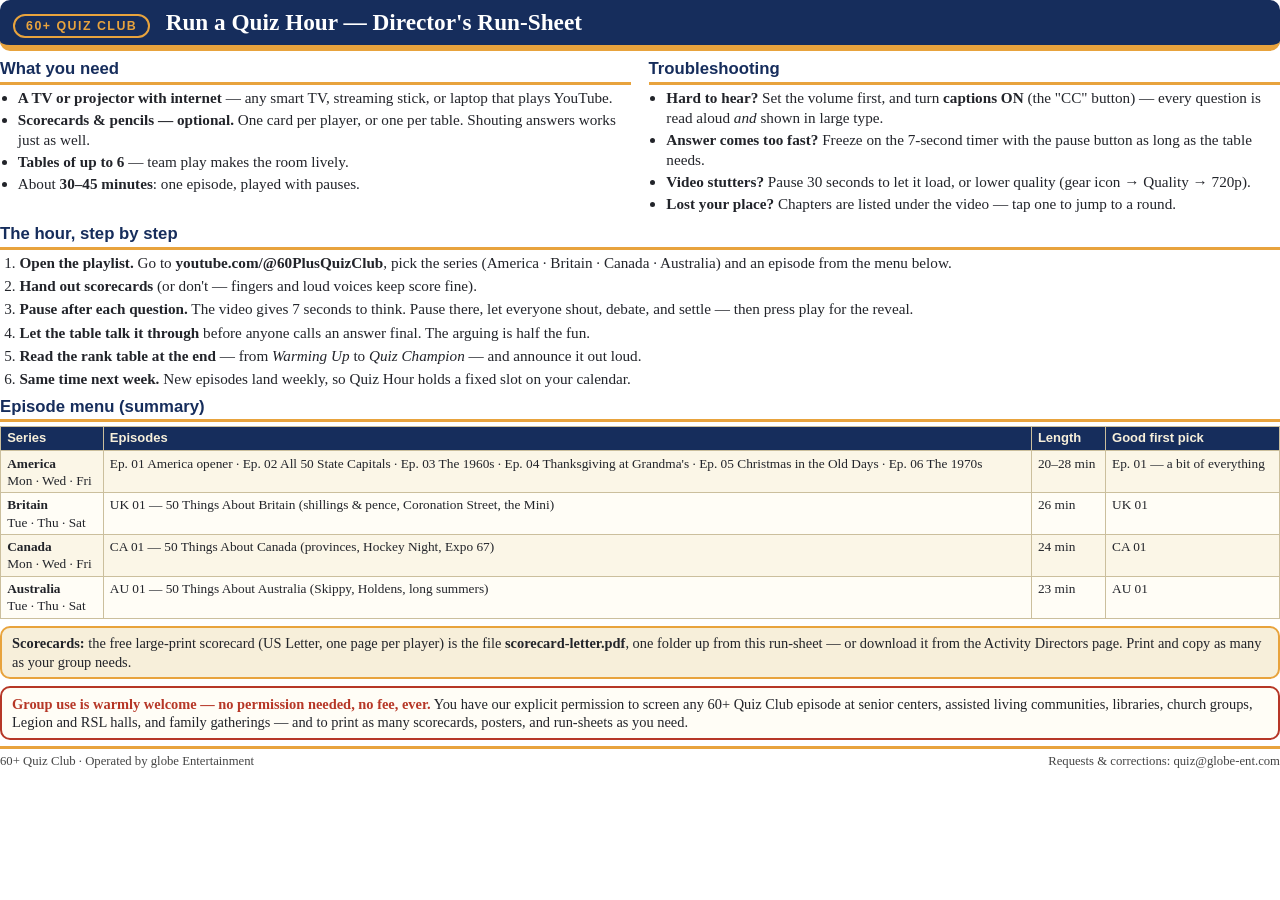
<file: activity-directors/print/run-sheet.html>
<!DOCTYPE html>
<html lang="en">
<head>
<meta charset="utf-8">
<title>Run a Quiz Hour — 60+ Quiz Club (director's run-sheet)</title>
<!--
  RUN-SHEET — one page, US Letter portrait (A4 works too).
  Print at 100% and keep it with the TV remote.
-->
<style>
  :root{
    --navy:#162D5C; --cream:#F7EFDA; --red:#B63727; --gold:#E8A33D;
    --ink:#22242a; --paper:#FFFDF6;
  }
  *{box-sizing:border-box; margin:0; padding:0}
  @page{ size:Letter portrait; margin:0.35in; }
  html{font-size:15.5px}
  body{
    font-family:Georgia,"Times New Roman",serif; color:var(--ink);
    background:#fff; line-height:1.3;
  }
  header{
    background:var(--navy); color:var(--cream); border-radius:10px;
    padding:.45rem .85rem; border-bottom:6px solid var(--gold);
    display:flex; align-items:baseline; gap:1rem; flex-wrap:wrap;
  }
  header .brand{
    border:2.5px solid var(--gold); border-radius:999px; color:var(--gold);
    padding:.12rem .7rem; font-weight:bold; letter-spacing:.12em;
    font-family:Verdana,Arial,sans-serif; font-size:.8rem; white-space:nowrap;
  }
  h1{font-size:1.5rem; color:#fff}
  h2{
    color:var(--navy); font-size:1.08rem; margin:.45rem 0 .2rem;
    border-bottom:3px solid var(--gold); padding-bottom:.14rem;
    font-family:Verdana,Arial,sans-serif;
  }
  p, li{font-size:.98rem}
  .cols{display:flex; gap:1.1rem}
  .cols > div{flex:1}
  ol.steps{margin-left:1.25rem}
  ol.steps li{margin-bottom:.22rem}
  ul{margin-left:1.15rem}
  ul li{margin-bottom:.16rem}
  .permission{
    background:var(--paper); border:2.5px solid var(--red); border-radius:10px;
    padding:.4rem .65rem; margin-top:.45rem; font-size:.93rem;
  }
  .permission strong{color:var(--red)}
  table{width:100%; border-collapse:collapse; background:var(--paper); margin-top:.25rem}
  th, td{border:1px solid #cbbf9d; padding:.2rem .4rem; text-align:left; font-size:.86rem; vertical-align:top}
  th{background:var(--navy); color:var(--cream); font-family:Verdana,Arial,sans-serif; font-size:.84rem}
  tr:nth-child(even) td{background:#FBF6E7}
  .note{
    background:var(--cream); border:2px solid var(--gold); border-radius:10px;
    padding:.4rem .65rem; margin-top:.45rem; font-size:.93rem;
  }
  footer{
    margin-top:.35rem; border-top:3px solid var(--gold); padding-top:.25rem;
    font-size:.82rem; color:#444; display:flex; justify-content:space-between; gap:1rem; flex-wrap:wrap;
  }
  @media print{
    body{-webkit-print-color-adjust:exact; print-color-adjust:exact}
  }
</style>
</head>
<body>

<header>
  <span class="brand">60+ QUIZ CLUB</span>
  <h1>Run a Quiz Hour — Director's Run-Sheet</h1>
</header>

<div class="cols">
  <div>
    <h2>What you need</h2>
    <ul>
      <li><strong>A TV or projector with internet</strong> — any smart TV, streaming stick, or laptop that plays YouTube.</li>
      <li><strong>Scorecards &amp; pencils — optional.</strong> One card per player, or one per table. Shouting answers works just as well.</li>
      <li><strong>Tables of up to 6</strong> — team play makes the room lively.</li>
      <li>About <strong>30–45 minutes</strong>: one episode, played with pauses.</li>
    </ul>
  </div>
  <div>
    <h2>Troubleshooting</h2>
    <ul>
      <li><strong>Hard to hear?</strong> Set the volume first, and turn <strong>captions ON</strong> (the "CC" button) — every question is read aloud <em>and</em> shown in large type.</li>
      <li><strong>Answer comes too fast?</strong> Freeze on the 7-second timer with the pause button as long as the table needs.</li>
      <li><strong>Video stutters?</strong> Pause 30 seconds to let it load, or lower quality (gear icon → Quality → 720p).</li>
      <li><strong>Lost your place?</strong> Chapters are listed under the video — tap one to jump to a round.</li>
    </ul>
  </div>
</div>

<h2>The hour, step by step</h2>
<ol class="steps">
  <li><strong>Open the playlist.</strong> Go to <strong>youtube.com/@60PlusQuizClub</strong>, pick the series (America · Britain · Canada · Australia) and an episode from the menu below.</li>
  <li><strong>Hand out scorecards</strong> (or don't — fingers and loud voices keep score fine).</li>
  <li><strong>Pause after each question.</strong> The video gives 7 seconds to think. Pause there, let everyone shout, debate, and settle — then press play for the reveal.</li>
  <li><strong>Let the table talk it through</strong> before anyone calls an answer final. The arguing is half the fun.</li>
  <li><strong>Read the rank table at the end</strong> — from <em>Warming Up</em> to <em>Quiz Champion</em> — and announce it out loud.</li>
  <li><strong>Same time next week.</strong> New episodes land weekly, so Quiz Hour holds a fixed slot on your calendar.</li>
</ol>

<h2>Episode menu (summary)</h2>
<table>
  <tr><th>Series</th><th>Episodes</th><th>Length</th><th>Good first pick</th></tr>
  <tr><td><strong>America</strong><br>Mon · Wed · Fri</td><td>Ep. 01 America opener · Ep. 02 All 50 State Capitals · Ep. 03 The 1960s · Ep. 04 Thanksgiving at Grandma's · Ep. 05 Christmas in the Old Days · Ep. 06 The 1970s</td><td>20–28 min</td><td>Ep. 01 — a bit of everything</td></tr>
  <tr><td><strong>Britain</strong><br>Tue · Thu · Sat</td><td>UK 01 — 50 Things About Britain (shillings &amp; pence, Coronation Street, the Mini)</td><td>26 min</td><td>UK 01</td></tr>
  <tr><td><strong>Canada</strong><br>Mon · Wed · Fri</td><td>CA 01 — 50 Things About Canada (provinces, Hockey Night, Expo 67)</td><td>24 min</td><td>CA 01</td></tr>
  <tr><td><strong>Australia</strong><br>Tue · Thu · Sat</td><td>AU 01 — 50 Things About Australia (Skippy, Holdens, long summers)</td><td>23 min</td><td>AU 01</td></tr>
</table>

<div class="note">
  <strong>Scorecards:</strong> the free large-print scorecard (US Letter, one page per player) is the file
  <strong>scorecard-letter.pdf</strong>, one folder up from this run-sheet — or download it from the Activity Directors page.
  Print and copy as many as your group needs.
</div>

<div class="permission">
  <strong>Group use is warmly welcome — no permission needed, no fee, ever.</strong>
  You have our explicit permission to screen any 60+ Quiz Club episode at senior centers, assisted living communities,
  libraries, church groups, Legion and RSL halls, and family gatherings — and to print as many scorecards, posters,
  and run-sheets as you need.
</div>

<footer>
  <span>60+ Quiz Club · Operated by globe Entertainment</span>
  <span>Requests &amp; corrections: quiz@globe-ent.com</span>
</footer>

</body>
</html>
</file>
<file: activity-directors/print-block.css>
/* ============================================================================
   60+ Quiz Club — Activity Directors page (index.html) PRINT STYLES
   ----------------------------------------------------------------------------
   HOW TO APPLY (one line, added by the parent — this file does not edit
   index.html by itself):

     Add inside <head> of site/activity-directors/index.html, AFTER the
     existing <style> block:

       <link rel="stylesheet" href="print-block.css">

     …and copy this file next to index.html. (Equally fine: paste the whole
     @media print block below into the existing <style> instead.)

   GOAL: the page prints like a clean paper handout — white background,
   black text, no heavy colour blocks eating ink, big readable type,
   and a fresh page at each major section.
   ============================================================================ */

@media print {

  @page { size: Letter portrait; margin: 0.6in; }   /* A4 works too */

  /* ---- Base: black on white, still senior-readable ---- */
  html { font-size: 13.5pt; }
  body {
    background: #fff !important;
    color: #000 !important;
    line-height: 1.45;
  }
  .wrap { max-width: none; padding: 0; }
  * { -webkit-print-color-adjust: economy; print-color-adjust: economy; }

  /* ---- Header: from navy block to a bordered title box ---- */
  header {
    background: #fff !important;
    color: #000 !important;
    border: 2.5pt solid #000;
    border-bottom: 5pt solid #000;
    padding: 0.9rem 1rem 1rem;
  }
  header .brand { color: #000 !important; border-color: #000; }
  h1 { font-size: 1.9rem; color: #000 !important; }
  header p.lede { font-size: 1.05rem; }

  /* ---- Headings: black, with a rule; each section starts a new page ---- */
  h2, h3 { color: #000 !important; }
  h2 {
    border-bottom: 2.5pt solid #000;
    font-size: 1.35rem;
    margin-top: 0;
    break-after: avoid;
    page-break-after: avoid;
  }
  /* Every h2 section after the first begins on a fresh printed page.
     (Delete this rule if a continuous printout is preferred.) */
  .wrap > h2 ~ h2 { break-before: page; page-break-before: always; }

  /* ---- Keep blocks whole: never split a box or table across pages ---- */
  .permission, .scorecard, .fact, table, footer { break-inside: avoid; page-break-inside: avoid; }
  tr { break-inside: avoid; page-break-inside: avoid; }

  /* ---- Permission box: white paper, heavy black frame ---- */
  .permission {
    background: #fff !important;
    border: 2.5pt solid #000;
  }
  .permission strong { color: #000 !important; }

  /* ---- Scorecard callout: was a navy block — print it as a framed box ---- */
  .scorecard {
    background: #fff !important;
    color: #000 !important;
    border: 2.5pt solid #000;
  }
  a.btn {
    background: #fff !important;
    color: #000 !important;
    border: 2pt solid #000;
  }
  /* A printed button can't be clicked — say where it points. */
  .scorecard a.btn::after { content: " — file: scorecard-letter.pdf (next to this page online)"; font-weight: normal; }

  /* ---- Fact tiles & tables: outlines only, no fills ---- */
  .fact { background: #fff !important; border: 1.5pt solid #000; }
  .fact .big { color: #000 !important; }
  table { background: #fff !important; }
  th {
    background: #fff !important;
    color: #000 !important;
    border-bottom: 2.5pt solid #000;
  }
  td { border-color: #666; }
  tr:nth-child(even) td { background: #fff !important; }

  /* ---- Links: readable on paper ---- */
  a { color: #000 !important; text-decoration: underline; }
  td a { font-weight: bold; }

  footer { border-top: 2.5pt solid #000; color: #000 !important; }
}
</file>
